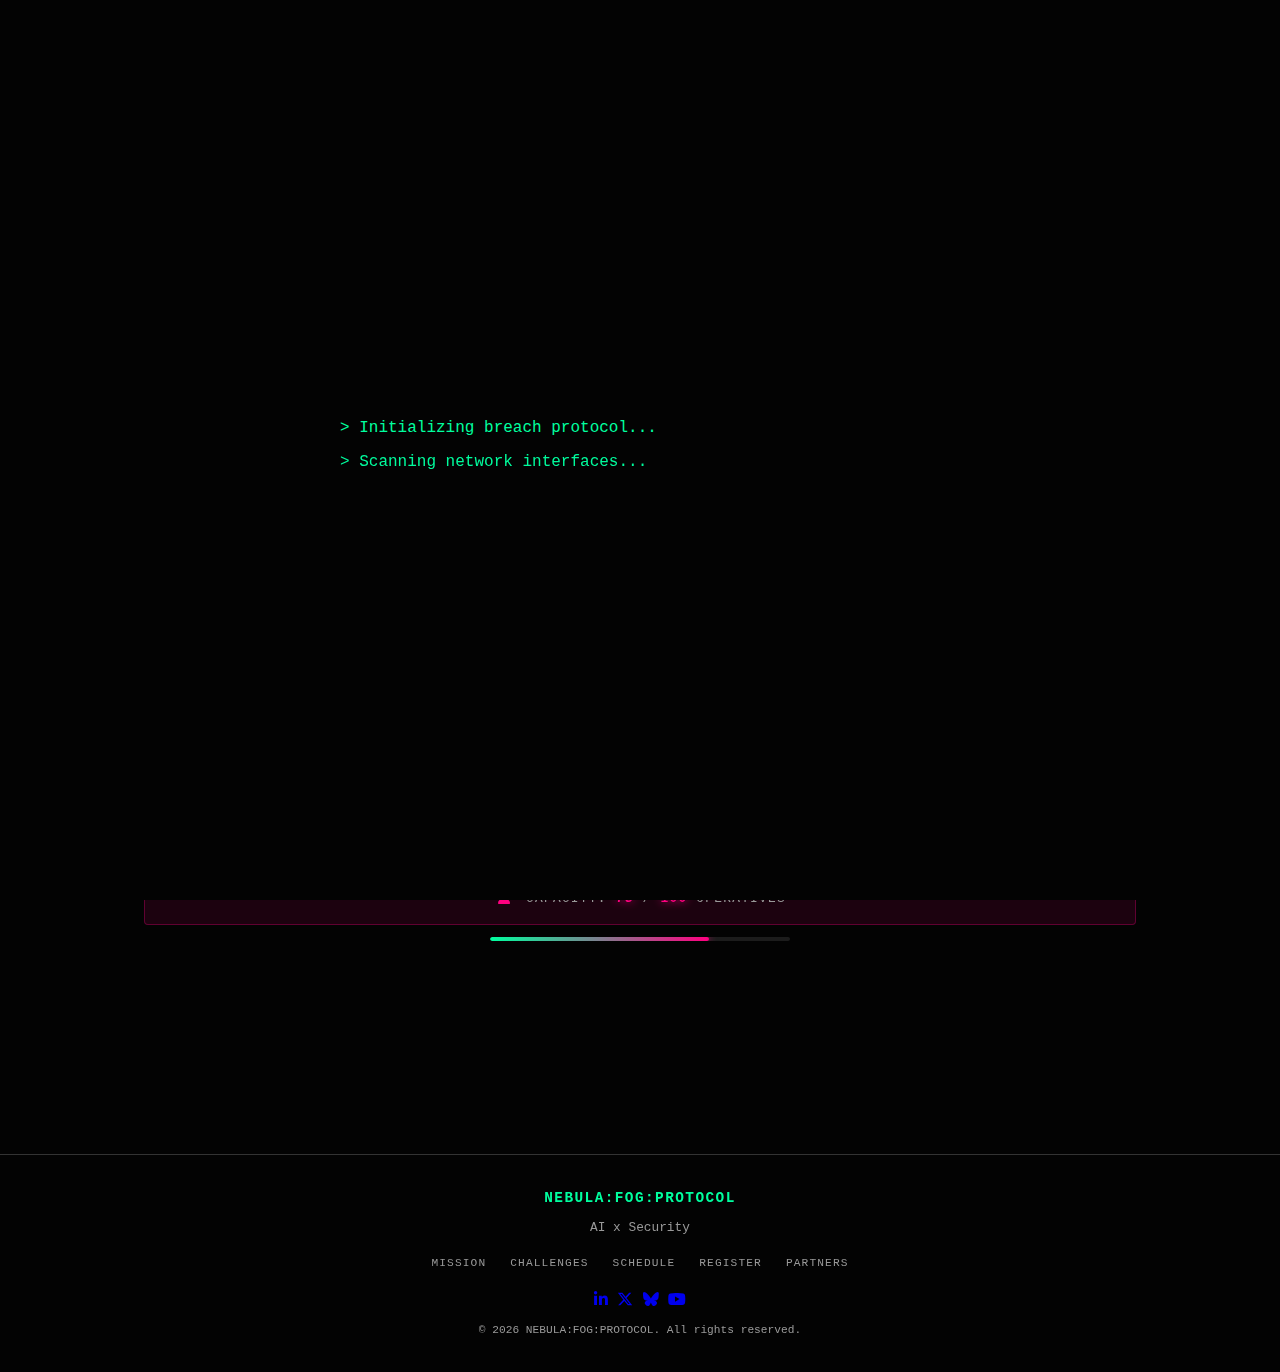
<file: index.html>
<!DOCTYPE html>
<html lang="en">

<head>
    <meta charset="UTF-8">
    <meta name="viewport" content="width=device-width, initial-scale=1.0, viewport-fit=cover, interactive-widget=resizes-visual">
    <title>NEBULA:FOG 2026 | AI x Security Hackathon</title>
    <meta name="description"
        content="Build AI that attacks, defends, or breaks the rules. $5K+ in prizes, 100 builders, everyone demos. San Francisco, March 14, 2026.">

    <!-- Content Security Policy -->
    <meta http-equiv="Content-Security-Policy" content="default-src 'self'; script-src 'self' 'unsafe-inline' https://cdnjs.cloudflare.com https://us-assets.i.posthog.com https://static.cloudflareinsights.com; style-src 'self' 'unsafe-inline' https://fonts.googleapis.com https://cdn.jsdelivr.net; font-src https://fonts.gstatic.com https://cdn.jsdelivr.net; img-src 'self' data:; connect-src 'self' https://us.i.posthog.com https://cloudflareinsights.com;">

    <!-- Open Graph / Social -->
    <meta property="og:type" content="website">
    <meta property="og:title" content="NEBULA:FOG 2026 | AI x Security Hackathon | March 14, SF">
    <meta property="og:description"
        content="Build AI that attacks, defends, or breaks the rules. $5K+ in prizes, 100 builders, everyone demos. San Francisco, March 14, 2026. Register now.">
    <meta property="og:image" content="https://nebulafog.ai/images/og-image.png">
    <meta property="og:image:width" content="1200">
    <meta property="og:image:height" content="630">
    <meta property="og:url" content="https://nebulafog.ai">

    <!-- Twitter -->
    <meta name="twitter:card" content="summary_large_image">
    <meta name="twitter:title" content="NEBULA:FOG 2026 | AI x Security Hackathon | March 14, SF">
    <meta name="twitter:description"
        content="Build AI that attacks, defends, or breaks the rules. $5K+ in prizes, 100 builders, everyone demos. San Francisco, March 14, 2026. Register now.">
    <meta name="twitter:image" content="https://nebulafog.ai/images/og-image.png">

    <!-- Structured Data - Event Schema -->
    <script type="application/ld+json">
    {
        "@context": "https://schema.org",
        "@type": "Event",
        "name": "NEBULA:FOG 2026 - AI x Security Hackathon",
        "description": "Build AI that attacks, defends, or breaks the rules. $5K+ in prizes, 100 builders, everyone demos.",
        "startDate": "2026-03-14T08:30:00-07:00",
        "endDate": "2026-03-14T20:00:00-07:00",
        "eventStatus": "https://schema.org/EventScheduled",
        "eventAttendanceMode": "https://schema.org/OfflineEventAttendanceMode",
        "location": {
            "@type": "Place",
            "name": "FutureHouse",
            "address": {
                "@type": "PostalAddress",
                "streetAddress": "1405 Minnesota St",
                "addressLocality": "San Francisco",
                "addressRegion": "CA",
                "postalCode": "94107",
                "addressCountry": "US"
            }
        },
        "image": "https://nebulafog.ai/images/og-image.png",
        "organizer": {
            "@type": "Organization",
            "name": "NEBULA:FOG",
            "url": "https://nebulafog.ai"
        },
        "offers": {
            "@type": "Offer",
            "url": "https://nebulafog.ai/register.html",
            "price": "0",
            "priceCurrency": "USD",
            "availability": "https://schema.org/LimitedAvailability",
            "validFrom": "2026-01-01"
        },
        "performer": {
            "@type": "Organization",
            "name": "AI x Security Community"
        }
    }
    </script>

    <!-- Structured Data - Organization Schema -->
    <script type="application/ld+json">
    {
        "@context": "https://schema.org",
        "@type": "Organization",
        "name": "NEBULA:FOG",
        "url": "https://nebulafog.ai",
        "logo": "https://nebulafog.ai/images/og-image.png",
        "description": "AI x Security hackathon community in San Francisco.",
        "sameAs": [
            "https://www.youtube.com/@NEBULAFOG"
        ]
    }
    </script>

    <!-- Canonical -->
    <link rel="canonical" href="https://nebulafog.ai/">

    <!-- Theme -->
    <meta name="theme-color" content="#00ff9f">
    <meta name="msapplication-TileColor" content="#030303">

    <!-- Favicon -->
    <link rel="icon" type="image/svg+xml" href="/favicon.svg" id="favicon">

    <!-- DNS prefetch for CDN resources (before blocking resources) -->
    <link rel="dns-prefetch" href="//cdnjs.cloudflare.com">
    <link rel="dns-prefetch" href="//fonts.googleapis.com">
    <link rel="dns-prefetch" href="//fonts.gstatic.com">

    <!-- Preload GSAP (splash animation depends on it) -->
    <link rel="preload" href="https://cdnjs.cloudflare.com/ajax/libs/gsap/3.12.5/gsap.min.js" as="script">

    <!-- Analytics - PostHog -->
    <script src="/posthog-init.js"></script>

    <!-- Preload critical fonts -->
    <link rel="preconnect" href="https://fonts.googleapis.com">
    <link rel="preconnect" href="https://fonts.gstatic.com" crossorigin>
    <link href="https://fonts.googleapis.com/css2?family=JetBrains+Mono:wght@400;500;700&family=Space+Grotesk:wght@400;500;700&display=swap" rel="stylesheet" media="print" onload="this.media='all'">
    <noscript><link href="https://fonts.googleapis.com/css2?family=JetBrains+Mono:wght@400;500;700&family=Space+Grotesk:wght@400;500;700&display=swap" rel="stylesheet"></noscript>

    <!-- Font Awesome (async to avoid render-blocking) -->
    <link rel="stylesheet" href="https://cdn.jsdelivr.net/npm/@fortawesome/fontawesome-free@6.5.1/css/all.min.css" media="print" onload="this.media='all'">
    <noscript><link rel="stylesheet" href="https://cdn.jsdelivr.net/npm/@fortawesome/fontawesome-free@6.5.1/css/all.min.css"></noscript>

    <!-- GSAP for animations -->
    <script defer src="https://cdnjs.cloudflare.com/ajax/libs/gsap/3.12.5/gsap.min.js"></script>

    <style>
        /* ========================================
           CSS CUSTOM PROPERTIES
           ======================================== */
        :root {
            /* Core Colors - Standardized across all pages */
            --color-bg: #030303;
            --color-bg-elevated: #0a0a0a;
            --color-primary: #00ff9f;
            --color-secondary: #ff0080;
            --color-accent: #0ff;
            --color-warning: #ff3d00;
            --color-text: #ffffff;
            --color-text-muted: #999999;
            --color-text-dim: #333333;
            /* Status Colors */
            --color-error: #ff4444;
            --color-success: #00ff9f;
            /* Track Colors */
            --color-track-red: #ff4444;
            --color-track-blue: #4488ff;
            --color-track-cyan: #0ff;
            --color-track-purple: #aa44ff;
            /* Typography */
            --font-mono: 'JetBrains Mono', 'SF Mono', 'Consolas', monospace;
            --font-display: 'Space Grotesk', system-ui, sans-serif;
            /* Animation */
            --ease-out-expo: cubic-bezier(0.16, 1, 0.3, 1);
            --ease-out-back: cubic-bezier(0.34, 1.56, 0.64, 1);
        }

        /* ========================================
           RESET & BASE
           ======================================== */
        *,
        *::before,
        *::after {
            margin: 0;
            padding: 0;
            box-sizing: border-box;
        }

        /* ========================================
           PAGE TRANSITIONS
           ======================================== */
        .page-transition-overlay {
            position: fixed;
            inset: 0;
            background: var(--color-bg);
            z-index: 10000;
            pointer-events: none;
            opacity: 0;
            transition: opacity 0.3s ease-out;
        }

        .page-transition-overlay.fade-out {
            opacity: 1;
            pointer-events: all;
        }

        /* Fade in on page load */
        body {
            animation: pageEnter 0.4s ease-out;
        }

        @keyframes pageEnter {
            from {
                opacity: 0;
            }
            to {
                opacity: 1;
            }
        }

        @media (prefers-reduced-motion: reduce) {
            .page-transition-overlay {
                transition: none;
            }
            body {
                animation: none;
            }
        }

        html {
            font-size: 16px;
        }

        body {
            font-family: var(--font-mono);
            background: var(--color-bg);
            color: var(--color-text);
            line-height: 1.6;
            overflow-x: hidden;
            cursor: none;
            -webkit-font-smoothing: antialiased;
            min-height: 100vh;
        }

        ::selection {
            background: var(--color-primary);
            color: var(--color-bg);
        }

        /* ========================================
           CUSTOM CURSOR
           ======================================== */
        .cursor {
            position: fixed;
            pointer-events: none;
            z-index: 99999;
            mix-blend-mode: difference;
            left: -100px;
            top: -100px;
        }

        .cursor-dot {
            width: 8px;
            height: 8px;
            background: var(--color-primary);
            border-radius: 50%;
        }

        .cursor-ring {
            width: 40px;
            height: 40px;
            border: 1px solid var(--color-primary);
            border-radius: 50%;
            transition: width 0.15s var(--ease-out-expo), height 0.15s var(--ease-out-expo), border-color 0.15s var(--ease-out-expo);
        }

        .cursor-ring.hover {
            width: 60px;
            height: 60px;
            border-color: var(--color-secondary);
        }

        /* ========================================
           BREACH SEQUENCE OVERLAY
           ======================================== */
        .breach-overlay {
            position: fixed;
            inset: 0;
            background: var(--color-bg);
            z-index: 10000;
            display: flex;
            align-items: center;
            justify-content: center;
            flex-direction: column;
        }

        .breach-overlay.complete {
            pointer-events: none;
        }

        .breach-terminal {
            font-family: var(--font-mono);
            font-size: clamp(12px, 2vw, 16px);
            color: var(--color-primary);
            text-align: left;
            max-width: 600px;
            width: 90%;
        }

        .breach-line {
            opacity: 0;
            transform: translateY(10px);
            margin-bottom: 0.5em;
            white-space: nowrap;
            overflow: hidden;
        }

        .breach-line.error {
            color: var(--color-warning);
        }

        .breach-line.success {
            color: var(--color-primary);
        }

        .breach-line .blink {
            animation: blink 0.5s infinite;
        }

        .access-granted {
            position: fixed;
            inset: 0;
            display: flex;
            align-items: center;
            justify-content: center;
            background: var(--color-bg);
            opacity: 0;
            z-index: 10001;
        }

        .access-granted h1 {
            font-family: var(--font-mono);
            font-size: clamp(24px, 8vw, 80px);
            font-weight: 700;
            color: var(--color-primary);
            text-shadow:
                0 0 20px var(--color-primary),
                0 0 40px var(--color-primary),
                0 0 80px var(--color-primary);
            letter-spacing: 0.2em;
        }

        @keyframes blink {
            0%, 50% { opacity: 1; }
            51%, 100% { opacity: 0; }
        }

        /* ========================================
           SCANLINES & CRT EFFECTS
           ======================================== */
        .scanlines {
            position: fixed;
            inset: 0;
            pointer-events: none;
            z-index: 9999;
            background: repeating-linear-gradient(0deg,
                    transparent,
                    transparent 2px,
                    rgba(0, 0, 0, 0.1) 2px,
                    rgba(0, 0, 0, 0.1) 4px);
            opacity: 0.15;
        }

        .noise {
            position: fixed;
            inset: 0;
            pointer-events: none;
            z-index: 9998;
            opacity: 0.03;
            background-image: url("data:image/svg+xml,%3Csvg viewBox='0 0 200 200' xmlns='http://www.w3.org/2000/svg'%3E%3Cfilter id='noise'%3E%3CfeTurbulence type='fractalNoise' baseFrequency='0.9' numOctaves='4' stitchTiles='stitch'/%3E%3C/filter%3E%3Crect width='100%25' height='100%25' filter='url(%23noise)'/%3E%3C/svg%3E");
        }

        /* ========================================
           GRID BACKGROUND
           ======================================== */
        .grid-bg {
            position: fixed;
            inset: 0;
            pointer-events: none;
            z-index: -1;
            background-image:
                linear-gradient(rgba(0, 255, 159, 0.03) 1px, transparent 1px),
                linear-gradient(90deg, rgba(0, 255, 159, 0.03) 1px, transparent 1px);
            background-size: 50px 50px;
            mask-image: radial-gradient(ellipse at center, black 0%, transparent 70%);
        }

        /* ========================================
           PARTICLES CANVAS
           ======================================== */
        .particles-canvas {
            position: fixed;
            inset: 0;
            width: 100%;
            height: 100%;
            pointer-events: none;
            z-index: 1;
            will-change: transform;
            transform: translateZ(0);
        }

        /* ========================================
           SPLASH CONTENT
           ======================================== */
        .splash {
            min-height: 100vh;
            display: flex;
            flex-direction: column;
            align-items: center;
            justify-content: center;
            padding: 2rem;
            position: relative;
            z-index: 10;
        }

        .splash-content {
            text-align: center;
        }

        .splash-brand {
            font-family: var(--font-mono);
            font-size: clamp(1rem, 3vw, 1.5rem);
            color: var(--color-primary);
            letter-spacing: 0.3em;
            margin-bottom: 0.5rem;
            text-shadow: 0 0 20px var(--color-primary);
        }

        .splash-title {
            font-family: var(--font-mono);
            font-size: clamp(1.5rem, 8vw, 5rem);
            font-weight: 700;
            line-height: 1.1;
            letter-spacing: 0.02em;
            margin-bottom: 2rem;
            position: relative;
        }

        .splash-title .char {
            display: inline-block;
        }

        /* Glitch effect */
        .glitch-text {
            position: relative;
            animation: glitch-skew 4s infinite linear alternate-reverse;
        }

        @keyframes glitch-skew {
            0%, 97%, 100% {
                text-shadow:
                    -2px 0 var(--color-secondary),
                    2px 0 var(--color-accent);
            }
            98% {
                text-shadow:
                    4px 0 var(--color-secondary),
                    -4px 0 var(--color-accent);
                transform: skew(-0.5deg);
            }
            99% {
                text-shadow:
                    -3px 0 var(--color-secondary),
                    3px 0 var(--color-accent);
                transform: skew(0.5deg);
            }
        }

        .splash-date {
            font-family: var(--font-mono);
            font-size: clamp(1.5rem, 5vw, 3rem);
            color: var(--color-secondary);
            letter-spacing: 0.2em;
            margin-bottom: 4rem;
            opacity: 0;
            text-shadow: 0 0 20px var(--color-secondary);
        }

        .splash-links {
            display: flex;
            flex-direction: column;
            align-items: center;
            gap: 1.5rem;
            opacity: 0;
        }

        .splash-link {
            display: inline-flex;
            align-items: center;
            justify-content: center;
            gap: 0.75rem;
            padding: 1rem 2rem;
            background: rgba(0, 255, 159, 0);
            border: 1px solid var(--color-text-dim);
            color: var(--color-text-muted);
            font-family: var(--font-mono);
            font-size: 0.9rem;
            letter-spacing: 0.1em;
            text-transform: uppercase;
            text-decoration: none;
            cursor: pointer;
            position: relative;
            transition: all 0.3s ease;
            z-index: 100;
        }

        .splash-link:hover,
        .splash-link:focus {
            background: var(--color-primary);
            color: var(--color-bg);
            border-color: var(--color-primary);
            box-shadow: 0 0 30px rgba(0, 255, 159, 0.5);
        }

        .splash-link:active {
            transform: scale(0.98);
        }

        .splash-link i {
            font-size: 1.2rem;
            transition: transform 0.3s var(--ease-out-back);
        }

        .splash-link:hover i {
            transform: scale(1.1);
        }

        /* ========================================
           HERO CTA BUTTONS
           ======================================== */
        .hero-cta-container {
            display: flex;
            flex-direction: row;
            gap: 1.5rem;
            margin-top: 3rem;
            opacity: 0;
            align-items: stretch;
            justify-content: center;
        }

        /* Primary CTA - Register Now */
        .hero-cta-primary {
            display: inline-flex;
            align-items: center;
            gap: 0.75rem;
            padding: 1.25rem 2.5rem;
            background: linear-gradient(135deg, var(--color-primary) 0%, #00cc7f 100%);
            border: 2px solid var(--color-primary);
            border-radius: 8px;
            text-decoration: none;
            font-family: var(--font-mono);
            font-size: 1.1rem;
            font-weight: 700;
            color: #030303;
            letter-spacing: 0.05em;
            text-transform: uppercase;
            transition: all 0.3s var(--ease-out-expo);
            position: relative;
            overflow: hidden;
            box-shadow: 0 0 30px rgba(0, 255, 159, 0.3),
                        inset 0 0 20px rgba(255, 255, 255, 0.1);
        }

        .hero-cta-primary::before {
            content: '';
            position: absolute;
            top: 0;
            left: -100%;
            width: 100%;
            height: 100%;
            background: linear-gradient(90deg,
                transparent,
                rgba(255, 255, 255, 0.3),
                transparent);
            transition: left 0.5s ease;
        }

        .hero-cta-primary:hover::before {
            left: 100%;
        }

        .hero-cta-primary:hover {
            transform: translateY(-3px) scale(1.02);
            box-shadow: 0 0 50px rgba(0, 255, 159, 0.5),
                        0 10px 40px rgba(0, 255, 159, 0.3),
                        inset 0 0 20px rgba(255, 255, 255, 0.2);
        }

        .hero-cta-primary i {
            font-size: 1rem;
            transition: transform 0.3s var(--ease-out-back);
        }

        .hero-cta-primary:hover i {
            transform: translateX(3px);
        }

        /* Secondary CTA - See Highlights (formerly about-cta) */
        .about-cta {
            opacity: 1;
        }

        .about-cta-link {
            display: inline-flex;
            flex-direction: column;
            align-items: center;
            gap: 0.5rem;
            padding: 1.5rem 3rem;
            background: rgba(10, 10, 10, 0.8);
            border: 1px solid var(--color-text-dim);
            border-radius: 12px;
            text-decoration: none;
            transition: all 0.4s var(--ease-out-expo);
            position: relative;
            overflow: hidden;
        }

        .about-cta-link::before {
            content: '';
            position: absolute;
            top: 0;
            left: 0;
            right: 0;
            height: 2px;
            background: linear-gradient(90deg,
                transparent,
                var(--color-primary),
                var(--color-secondary),
                transparent);
            opacity: 0;
            transition: opacity 0.3s ease;
        }

        .about-cta-link:hover::before {
            opacity: 1;
        }

        .about-cta-link:hover {
            border-color: var(--color-primary);
            transform: translateY(-2px);
            box-shadow: 0 10px 40px rgba(0, 255, 159, 0.15);
        }

        .about-cta-text {
            font-family: var(--font-mono);
            font-size: 1rem;
            color: var(--color-text);
            letter-spacing: 0.05em;
        }

        .about-cta-subtext {
            font-family: var(--font-mono);
            font-size: 0.7rem;
            color: var(--color-text-muted);
            letter-spacing: 0.1em;
        }

        .about-cta-link i {
            color: var(--color-primary);
            font-size: 1rem;
            margin-top: 0.5rem;
            transition: transform 0.3s var(--ease-out-back);
        }

        .about-cta-link:hover i {
            transform: translateX(5px);
        }

        /* PREVIEW SECTIONS - REMOVED, styles kept for reference
           ======================================== */
        /* .preview-sections {
            display: flex;
            flex-direction: column;
            gap: 3rem;
            width: 100%;
            max-width: 900px;
            margin: 0 auto;
            opacity: 0;
        }

        .preview-section {
            background: rgba(10, 10, 10, 0.8);
            border: 1px solid var(--color-text-dim);
            border-radius: 12px;
            overflow: hidden;
            position: relative;
        }

        .preview-section::before {
            content: '';
            position: absolute;
            top: 0;
            left: 0;
            right: 0;
            height: 2px;
            background: linear-gradient(90deg,
                transparent,
                var(--color-primary),
                var(--color-secondary),
                transparent);
            opacity: 0;
            transition: opacity 0.3s ease;
        }

        .preview-section:hover::before {
            opacity: 1;
        }

        .preview-header {
            display: flex;
            align-items: center;
            justify-content: space-between;
            padding: 1rem 1.5rem;
            border-bottom: 1px solid var(--color-text-dim);
            background: rgba(0, 0, 0, 0.3);
        }

        .preview-title {
            display: flex;
            align-items: center;
            gap: 0.75rem;
            font-family: var(--font-mono);
            font-size: 0.85rem;
            color: var(--color-text);
            letter-spacing: 0.1em;
            text-transform: uppercase;
        }

        .preview-title i {
            color: var(--color-primary);
            font-size: 1.1rem;
        }

        .preview-link {
            font-family: var(--font-mono);
            font-size: 0.7rem;
            color: var(--color-text-muted);
            text-decoration: none;
            padding: 0.4rem 0.8rem;
            border: 1px solid var(--color-text-dim);
            border-radius: 4px;
            transition: all 0.3s ease;
            display: flex;
            align-items: center;
            gap: 0.5rem;
        }

        .preview-link:hover {
            color: var(--color-primary);
            border-color: var(--color-primary);
            background: rgba(0, 255, 159, 0.1);
        }

        .preview-grid {
            display: grid;
            grid-template-columns: repeat(4, 1fr);
            gap: 0.5rem;
            padding: 1rem;
        }

        .preview-item {
            aspect-ratio: 16/10;
            background: rgba(30, 30, 30, 0.8);
            border: 1px solid var(--color-text-dim);
            border-radius: 6px;
            overflow: hidden;
            position: relative;
            cursor: pointer;
            opacity: 0;
            transform: translateY(20px) scale(0.95);
        }

        .preview-item::before {
            content: '';
            position: absolute;
            inset: 0;
            background: linear-gradient(135deg,
                rgba(0, 255, 159, 0.1) 0%,
                transparent 50%,
                rgba(255, 0, 128, 0.1) 100%);
            opacity: 0;
            transition: opacity 0.3s ease;
        }

        .preview-item:hover::before {
            opacity: 1;
        }

        .preview-item:hover {
            border-color: var(--color-primary);
            box-shadow: 0 0 20px rgba(0, 255, 159, 0.2);
        }

        .preview-thumbnail {
            width: 100%;
            height: 100%;
            object-fit: cover;
            transition: transform 0.5s ease;
        }

        .preview-item:hover .preview-thumbnail {
            transform: scale(1.05);
        }

        .preview-placeholder {
            width: 100%;
            height: 100%;
            display: flex;
            align-items: center;
            justify-content: center;
            background: linear-gradient(135deg,
                rgba(0, 255, 159, 0.05) 0%,
                rgba(10, 10, 10, 1) 50%,
                rgba(255, 0, 128, 0.05) 100%);
        }

        .preview-placeholder i {
            font-size: 1.5rem;
            color: var(--color-text-dim);
            transition: all 0.3s ease;
        }

        .preview-item:hover .preview-placeholder i {
            color: var(--color-primary);
            transform: scale(1.2);
        }

        /* Video preview specific */
        .preview-video-item {
            aspect-ratio: 16/9;
        }

        .preview-video-item .play-overlay {
            position: absolute;
            inset: 0;
            display: flex;
            align-items: center;
            justify-content: center;
            background: rgba(0, 0, 0, 0.4);
            opacity: 0;
            transition: opacity 0.3s ease;
        }

        .preview-video-item:hover .play-overlay {
            opacity: 1;
        }

        .play-overlay i {
            font-size: 2.5rem;
            color: var(--color-primary);
            text-shadow: 0 0 20px var(--color-primary);
            transform: scale(0.8);
            transition: transform 0.3s var(--ease-out-back);
        }

        .preview-video-item:hover .play-overlay i {
            transform: scale(1);
        }

        .preview-video-grid {
            display: grid;
            grid-template-columns: repeat(2, 1fr);
            gap: 0.75rem;
            padding: 1rem;
        }

        .preview-label {
            position: absolute;
            bottom: 0;
            left: 0;
            right: 0;
            padding: 0.5rem;
            background: linear-gradient(transparent, rgba(0, 0, 0, 0.9));
            font-family: var(--font-mono);
            font-size: 0.65rem;
            color: var(--color-text-muted);
            text-align: center;
            opacity: 0;
            transform: translateY(10px);
            transition: all 0.3s ease;
        }

        .preview-item:hover .preview-label {
            opacity: 1;
            transform: translateY(0);
        } */

        /* ========================================
           COUNTDOWN TIMER
           ======================================== */
        .countdown-section {
            margin-bottom: 3rem;
            opacity: 0;
        }

        .countdown-grid {
            display: flex;
            align-items: center;
            justify-content: center;
            gap: 0.5rem;
        }

        .countdown-item {
            display: flex;
            flex-direction: column;
            align-items: center;
            min-width: 60px;
        }

        .countdown-value {
            font-family: var(--font-mono);
            font-size: clamp(1.5rem, 5vw, 3rem);
            font-weight: 700;
            color: var(--color-primary);
            text-shadow: 0 0 20px var(--color-primary);
            line-height: 1;
        }

        .countdown-label {
            font-family: var(--font-mono);
            font-size: 0.65rem;
            color: var(--color-text-muted);
            letter-spacing: 0.15em;
            margin-top: 0.25rem;
        }

        .countdown-separator {
            font-family: var(--font-mono);
            font-size: clamp(1.5rem, 5vw, 3rem);
            color: var(--color-text-dim);
            animation: separatorPulse 1s ease-in-out infinite;
        }

        @keyframes separatorPulse {
            0%, 100% { opacity: 1; }
            50% { opacity: 0.3; }
        }

        .attendee-cap {
            display: flex;
            align-items: center;
            justify-content: center;
            gap: 0.75rem;
            margin-top: 1.5rem;
            padding: 0.75rem 1.5rem;
            background: rgba(255, 0, 128, 0.1);
            border: 1px solid rgba(255, 0, 128, 0.3);
            border-radius: 4px;
        }

        .cap-icon {
            color: var(--color-secondary);
            font-size: 1rem;
        }

        .cap-text {
            font-family: var(--font-mono);
            font-size: 0.8rem;
            color: var(--color-text-muted);
            letter-spacing: 0.1em;
        }

        .cap-number {
            color: var(--color-secondary);
            font-weight: 700;
            text-shadow: 0 0 10px var(--color-secondary);
        }

        .capacity-bar {
            width: 100%;
            max-width: 300px;
            height: 4px;
            background: rgba(255, 255, 255, 0.1);
            border-radius: 2px;
            margin: 0.75rem auto 0;
            overflow: hidden;
        }

        .capacity-fill {
            height: 100%;
            background: linear-gradient(90deg, var(--color-primary), var(--color-secondary));
            border-radius: 2px;
            transition: width 1.5s var(--ease-out-expo);
            box-shadow: 0 0 8px var(--color-secondary);
        }

        /* ─── Sticky Register CTA ─────────────────── */
        .sticky-register {
            position: fixed;
            bottom: 1.25rem;
            right: 1.25rem;
            display: flex;
            align-items: center;
            gap: 0.75rem;
            padding: 0.875rem 1.5rem;
            background: linear-gradient(135deg, var(--color-primary), #00cc7f);
            color: var(--color-bg);
            font-family: var(--font-mono);
            font-size: 0.85rem;
            font-weight: 700;
            letter-spacing: 0.05em;
            text-decoration: none;
            border-radius: 4px;
            box-shadow: 0 4px 20px rgba(0, 255, 159, 0.3);
            z-index: 9999;
            opacity: 0;
            transform: translateY(20px);
            transition: opacity 0.4s ease, transform 0.4s ease, box-shadow 0.2s ease;
            pointer-events: none;
        }

        .sticky-register.visible {
            opacity: 1;
            transform: translateY(0);
            pointer-events: auto;
        }

        .sticky-register:hover {
            box-shadow: 0 4px 30px rgba(0, 255, 159, 0.5);
        }

        .sticky-register .cta-badge {
            background: rgba(0, 0, 0, 0.2);
            padding: 0.2rem 0.5rem;
            border-radius: 3px;
            font-size: 0.7rem;
            font-weight: 500;
        }

        @media (max-width: 768px) {
            .sticky-register {
                bottom: 5rem;
                right: 1rem;
                left: 1rem;
                justify-content: center;
                font-size: 0.8rem;
            }
        }

        /* ========================================
           AGENTIC TERMINAL
           ======================================== */
        .agent-terminal-section {
            padding: 2rem 0;
            position: relative;
            z-index: 10;
            display: flex;
            justify-content: center;
            width: 100%;
            max-width: 800px;
            margin: 0 auto;
        }

        .agent-terminal {
            width: 100%;
            max-width: 800px;
            background: rgba(10, 10, 10, 0.95);
            border: 1px solid var(--color-text-dim);
            border-radius: 8px;
            overflow: hidden;
            box-shadow:
                0 0 40px rgba(0, 255, 159, 0.1),
                inset 0 0 60px rgba(0, 0, 0, 0.5);
            opacity: 0;
            transform: translateY(20px);
        }

        .terminal-header {
            display: flex;
            align-items: center;
            justify-content: space-between;
            padding: 0.75rem 1rem;
            background: rgba(0, 0, 0, 0.5);
            border-bottom: 1px solid var(--color-text-dim);
        }

        .terminal-dots {
            display: flex;
            gap: 6px;
        }

        .terminal-dots .dot {
            width: 12px;
            height: 12px;
            border-radius: 50%;
        }

        .terminal-dots .dot.red { background: #ff5f56; }
        .terminal-dots .dot.yellow { background: #ffbd2e; }
        .terminal-dots .dot.green { background: #27ca40; }

        .terminal-title {
            font-family: var(--font-mono);
            font-size: 0.75rem;
            color: var(--color-text-muted);
            letter-spacing: 0.1em;
        }

        .terminal-status {
            display: flex;
            align-items: center;
            gap: 0.5rem;
        }

        .status-indicator {
            width: 8px;
            height: 8px;
            border-radius: 50%;
            background: var(--color-primary);
            animation: statusPulse 2s ease-in-out infinite;
        }

        @keyframes statusPulse {
            0%, 100% {
                opacity: 1;
                box-shadow: 0 0 10px var(--color-primary);
            }
            50% {
                opacity: 0.5;
                box-shadow: 0 0 5px var(--color-primary);
            }
        }

        .status-text {
            font-family: var(--font-mono);
            font-size: 0.65rem;
            color: var(--color-primary);
            letter-spacing: 0.1em;
        }

        .terminal-body {
            padding: 1.5rem;
            height: 280px;
            display: flex;
            flex-direction: column;
        }

        .terminal-output {
            flex: 1;
            overflow-y: auto;
            max-height: 100%;
            font-family: var(--font-mono);
            font-size: 0.85rem;
            line-height: 1.6;
            scrollbar-width: thin;
            scrollbar-color: var(--color-text-dim) transparent;
        }

        .terminal-output::-webkit-scrollbar {
            width: 6px;
        }

        .terminal-output::-webkit-scrollbar-track {
            background: transparent;
        }

        .terminal-output::-webkit-scrollbar-thumb {
            background: var(--color-text-dim);
            border-radius: 3px;
        }

        .terminal-line {
            margin-bottom: 0.5rem;
            opacity: 0;
            transform: translateY(5px);
        }

        .terminal-line.visible {
            opacity: 1;
            transform: translateY(0);
            transition: opacity 0.3s ease, transform 0.3s ease;
        }

        .terminal-line.agent-thinking {
            color: var(--color-text-muted);
        }

        .terminal-line.agent-action {
            color: var(--color-accent);
        }

        .terminal-line.agent-output {
            color: var(--color-text);
        }

        .terminal-line.agent-highlight {
            color: var(--color-primary);
        }

        .terminal-line.agent-secondary {
            color: var(--color-secondary);
        }

        .terminal-line .prefix {
            color: var(--color-text-dim);
            margin-right: 0.5rem;
        }

        .terminal-line .tool-call {
            color: var(--color-accent);
            background: rgba(0, 255, 255, 0.1);
            padding: 0.1rem 0.3rem;
            border-radius: 3px;
        }

        .terminal-line .value {
            color: var(--color-secondary);
        }

        .terminal-line .success {
            color: var(--color-primary);
        }

        .typing-cursor {
            display: inline-block;
            width: 8px;
            height: 1em;
            background: var(--color-primary);
            margin-left: 2px;
            animation: cursorBlink 0.8s step-end infinite;
            vertical-align: text-bottom;
        }

        @keyframes cursorBlink {
            0%, 50% { opacity: 1; }
            51%, 100% { opacity: 0; }
        }

        .terminal-input-area {
            display: flex;
            align-items: center;
            padding-top: 1rem;
            border-top: 1px solid var(--color-text-dim);
            margin-top: 1rem;
            opacity: 0.5;
            transition: opacity 0.3s ease;
        }

        .terminal-input-area.active {
            opacity: 1;
        }

        .terminal-prompt {
            color: var(--color-primary);
            font-family: var(--font-mono);
            font-size: 0.9rem;
            margin-right: 0.5rem;
        }

        .terminal-input {
            flex: 1;
            background: transparent;
            border: none;
            outline: none;
            color: var(--color-text);
            font-family: var(--font-mono);
            font-size: 0.85rem;
            caret-color: var(--color-primary);
        }

        .terminal-input::placeholder {
            color: var(--color-text-dim);
        }

        .terminal-cursor {
            display: none;
        }

        .terminal-hint {
            display: flex;
            align-items: center;
            justify-content: center;
            gap: 0.5rem;
            padding: 0.75rem;
            background: rgba(0, 255, 159, 0.05);
            border-top: 1px solid var(--color-text-dim);
            font-family: var(--font-mono);
            font-size: 0.7rem;
            color: var(--color-text-dim);
            transition: opacity 0.3s ease;
        }

        .terminal-hint i {
            color: var(--color-primary);
        }

        .terminal-hint.hidden {
            opacity: 0;
            pointer-events: none;
        }

        /* Agent task block styling */
        .agent-task-block {
            background: rgba(0, 255, 159, 0.05);
            border-left: 2px solid var(--color-primary);
            padding: 0.5rem 0.75rem;
            margin: 0.5rem 0;
            border-radius: 0 4px 4px 0;
        }

        .agent-task-block .task-header {
            font-size: 0.75rem;
            color: var(--color-text-muted);
            margin-bottom: 0.25rem;
        }

        .agent-task-block .task-content {
            color: var(--color-text);
        }

        /* User input echo */
        .user-input-line {
            color: var(--color-text);
        }

        .user-input-line .prompt-symbol {
            color: var(--color-secondary);
            margin-right: 0.5rem;
        }

        /* ========================================
           FOOTER
           ======================================== */
        .footer {
            padding: 2rem 5vw;
            display: flex;
            flex-direction: column;
            align-items: center;
            gap: 0.5rem;
            border-top: 1px solid var(--color-text-dim);
            position: relative;
            z-index: 10;
        }

        .footer-logo {
            font-weight: 700;
            color: var(--color-primary);
            letter-spacing: 0.1em;
            font-size: 0.9rem;
        }

        .footer-text {
            color: var(--color-text-muted);
            font-size: 0.8rem;
            margin: 0;
        }

        .footer-copyright {
            color: var(--color-text-muted);
            font-size: 0.7rem;
            margin: 0;
        }

        .footer-links {
            display: flex;
            justify-content: center;
            gap: 1.5rem;
            flex-wrap: wrap;
            margin: 0.5rem 0;
        }

        .footer-links a {
            color: var(--color-text-muted);
            font-size: 0.7rem;
            letter-spacing: 0.1em;
            text-decoration: none;
            transition: color 0.3s ease;
        }

        .footer-links a:hover {
            color: var(--color-primary);
        }

        /* ========================================
           RESPONSIVE
           ======================================== */
        @media (max-width: 768px) {
            body {
                cursor: auto;
            }

            .cursor,
            .cursor-dot,
            .cursor-ring {
                display: none;
            }

            .scanlines {
                opacity: 0.08;
            }

            .noise {
                opacity: 0.015;
            }

            .grid-bg {
                background-size: 30px 30px;
                opacity: 0.8;
            }

            .splash-title {
                font-size: 1.1rem;
                letter-spacing: -0.03em;
                white-space: nowrap;
            }

            .splash-title .char {
                margin: 0 -0.5px;
            }

            .breach-line {
                white-space: normal;
                word-break: break-word;
            }

            .particles-canvas {
                opacity: 0.7;
            }

            .splash-links {
                width: 100%;
                padding: 0 1rem;
            }

            .splash-link {
                width: 100%;
                justify-content: center;
            }

            /* Mobile ambient glow effect */
            .splash-content::before {
                content: '';
                position: fixed;
                top: 50%;
                left: 50%;
                width: 150vw;
                height: 150vh;
                transform: translate(-50%, -50%);
                background: radial-gradient(ellipse at center,
                    rgba(0, 255, 159, 0.08) 0%,
                    rgba(255, 0, 128, 0.05) 30%,
                    transparent 60%);
                pointer-events: none;
                z-index: -1;
                animation: ambientPulse 8s ease-in-out infinite;
            }

            @keyframes ambientPulse {
                0%, 100% { opacity: 0.5; transform: translate(-50%, -50%) scale(1); }
                50% { opacity: 1; transform: translate(-50%, -50%) scale(1.1); }
            }

            /* Mobile countdown */
            .countdown-grid {
                gap: 0.25rem;
            }

            .countdown-item {
                min-width: 45px;
            }

            .countdown-value {
                font-size: 1.25rem;
            }

            .countdown-separator {
                font-size: 1.25rem;
            }

            .attendee-cap {
                flex-direction: column;
                gap: 0.25rem;
                padding: 0.5rem 1rem;
            }

            .cap-text {
                font-size: 0.7rem;
            }

            /* Mobile terminal */
            .agent-terminal-section {
                padding: 1rem 1rem 3rem;
                max-width: 100vw;
                overflow: hidden;
                box-sizing: border-box;
            }

            .agent-terminal {
                border-radius: 6px;
                max-width: 100%;
                overflow: hidden;
                box-sizing: border-box;
            }

            .terminal-header {
                padding: 0.5rem 0.75rem;
            }

            .terminal-dots .dot {
                width: 8px;
                height: 8px;
            }

            .terminal-title {
                font-size: 0.65rem;
            }

            .terminal-status {
                display: none;
            }

            .terminal-body {
                padding: 1rem;
                height: 250px;
                overflow: hidden;
            }

            /* Prevent terminal resize when keyboard appears */
            .agent-terminal {
                position: relative;
                transform: translateZ(0);
            }

            .terminal-output {
                font-size: 0.75rem;
                overflow-x: hidden;
                word-break: break-word;
            }

            .terminal-input {
                font-size: 16px;
            }

            .terminal-hint {
                font-size: 0.6rem;
            }

            /* Mobile hero CTAs */
            .hero-cta-container {
                flex-direction: column;
                gap: 1rem;
                align-items: center;
            }

            .hero-cta-primary {
                width: 100%;
                max-width: 280px;
                justify-content: center;
                padding: 1rem 2rem;
                font-size: 1rem;
            }

            .about-cta-link {
                padding: 1.25rem 2rem;
            }

            .about-cta-text {
                font-size: 0.9rem;
            }

            .about-cta-subtext {
                font-size: 0.65rem;
            }

            /* Mobile footer */
            .footer-links {
                gap: 0.75rem 1rem;
            }

            .footer-links a {
                font-size: 0.6rem;
            }
        }

        /* ========================================
           REDUCED MOTION
           ======================================== */
        @media (prefers-reduced-motion: reduce) {
            *,
            *::before,
            *::after {
                animation-duration: 0.01ms !important;
                animation-iteration-count: 1 !important;
                transition-duration: 0.01ms !important;
            }

            .breach-overlay {
                display: none;
            }

            .splash-content,
            .splash-date,
            .splash-links {
                opacity: 1 !important;
                transform: none !important;
            }

            .splash-title .char {
                opacity: 1 !important;
                transform: none !important;
            }
        }
    </style>
</head>

<body>
    <!-- Page Transition Overlay -->
    <div class="page-transition-overlay" id="page-transition"></div>

    <!-- Cursor -->
    <div class="cursor cursor-dot"></div>
    <div class="cursor cursor-ring"></div>

    <!-- Visual Effects -->
    <div class="scanlines"></div>
    <div class="noise"></div>
    <div class="grid-bg"></div>
    <canvas class="particles-canvas" id="particles" aria-hidden="true"></canvas>

    <!-- Sticky Register CTA (appears on scroll) -->
    <a href="register.html" class="sticky-register" id="sticky-register-cta">
        REGISTER NOW <span class="cta-badge" id="sticky-days-left"></span>
    </a>

    <!-- Breach Sequence Overlay -->
    <div class="breach-overlay" id="breach-overlay">
        <div class="breach-terminal" id="breach-terminal">
            <!-- Lines will be added dynamically -->
        </div>
    </div>

    <!-- Access Granted Flash -->
    <div class="access-granted" id="access-granted">
        <h1>ACCESS GRANTED</h1>
    </div>

    <!-- Main Splash Content -->
    <main class="splash">
        <div class="splash-content" id="splash-content">
            <div class="splash-brand">NEBULA:FOG</div>
            <h1 class="splash-title glitch-text" id="splash-title">
                SINGULARITY:PROTOCOL
            </h1>

            <div class="splash-date" id="splash-date">3.14...26</div>

            <!-- Agentic Terminal -->
            <div class="agent-terminal-section" id="agent-terminal-section">
                <div class="agent-terminal" id="agent-terminal">
                    <div class="terminal-header">
                        <div class="terminal-dots">
                            <span class="dot red"></span>
                            <span class="dot yellow"></span>
                            <span class="dot green"></span>
                        </div>
                        <div class="terminal-title">NEBULA::AGENT v2.026</div>
                        <div class="terminal-status">
                            <span class="status-indicator"></span>
                            <span class="status-text">AUTONOMOUS</span>
                        </div>
                    </div>
                    <div class="terminal-body">
                        <div class="terminal-output" id="terminal-output">
                            <!-- Output lines will be added dynamically -->
                        </div>
                        <div class="terminal-input-area" id="terminal-input-area">
                            <span class="terminal-prompt">></span>
                            <input type="text" class="terminal-input" id="terminal-input" placeholder="Ask about NEBULA:FOG 2026..." aria-label="Terminal command input" autocomplete="off" spellcheck="false">
                            <span class="terminal-cursor"></span>
                        </div>
                    </div>
                    <div class="terminal-hint">
                        <i class="fas fa-keyboard"></i>
                        <span>Click or press any key to interact</span>
                    </div>
                </div>
            </div>

            <!-- Countdown Timer -->
            <div class="countdown-section" id="countdown-section">
                <div class="countdown-grid">
                    <div class="countdown-item">
                        <span class="countdown-value" id="countdown-days">00</span>
                        <span class="countdown-label">DAYS</span>
                    </div>
                    <div class="countdown-separator">:</div>
                    <div class="countdown-item">
                        <span class="countdown-value" id="countdown-hours">00</span>
                        <span class="countdown-label">HOURS</span>
                    </div>
                    <div class="countdown-separator">:</div>
                    <div class="countdown-item">
                        <span class="countdown-value" id="countdown-minutes">00</span>
                        <span class="countdown-label">MINS</span>
                    </div>
                    <div class="countdown-separator">:</div>
                    <div class="countdown-item">
                        <span class="countdown-value" id="countdown-seconds">00</span>
                        <span class="countdown-label">SECS</span>
                    </div>
                </div>
                <div class="attendee-cap">
                    <span class="cap-icon"><i class="fas fa-users"></i></span>
                    <span class="cap-text">CAPACITY: <span class="cap-number" id="cap-filled">73</span> / <span class="cap-number">100</span> OPERATIVES</span>
                </div>
                <div class="capacity-bar">
                    <div class="capacity-fill" id="capacity-fill" style="width: 73%"></div>
                </div>
            </div>

            <!-- Hero CTAs -->
            <div class="hero-cta-container">
                <!-- Secondary CTA - About Page -->
                <div class="about-cta">
                    <a href="about.html" class="about-cta-link">
                        <span class="about-cta-text">The Protocol</span>
                        <span class="about-cta-subtext">Understanding the mission</span>
                        <i class="fas fa-arrow-right"></i>
                    </a>
                </div>

                <!-- Primary CTA - Register -->
                <a href="register.html" class="hero-cta-primary">
                    <span>Register Now</span>
                    <i class="fas fa-arrow-right"></i>
                </a>
            </div>
        </div>
    </main>

    <footer class="footer" role="contentinfo">
        <div class="footer-logo">NEBULA:FOG:PROTOCOL</div>
        <p class="footer-text">AI x Security</p>
        <nav class="footer-links">
            <a href="about.html">MISSION</a>
            <a href="challenges.html">CHALLENGES</a>
            <a href="schedule.html">SCHEDULE</a>
            <a href="register.html">REGISTER</a>
            <a href="partners.html">PARTNERS</a>
        </nav>
        <div class="footer-social">
            <a href="https://www.linkedin.com/in/nebulafog/" target="_blank" rel="noopener noreferrer" aria-label="LinkedIn"><i class="fa-brands fa-linkedin-in"></i></a>
            <a href="https://x.com/NebulaFogSF" target="_blank" rel="noopener noreferrer" aria-label="X (Twitter)"><i class="fa-brands fa-x-twitter"></i></a>
            <a href="https://bsky.app/profile/nebulafogsf.bsky.social" target="_blank" rel="noopener noreferrer" aria-label="Bluesky"><i class="fa-brands fa-bluesky"></i></a>
            <a href="https://www.youtube.com/@NEBULAFOG" target="_blank" rel="noopener noreferrer" aria-label="YouTube"><i class="fa-brands fa-youtube"></i></a>
        </div>
        <p class="footer-copyright">&copy; 2026 NEBULA:FOG:PROTOCOL. All rights reserved.</p>
    </footer>

    <script>
        // ========================================
        // SOUND MANAGER - Web Audio API Synthesizer
        // ========================================
        class SoundManager {
            constructor() {
                this.ctx = null;
                this.initialized = false;
                this.enabled = true;
                this.playCount = 0;
                this.maxPlays = 30; // Stop sounds after this many plays
                this.hoverCount = 0;
                this.maxHovers = 5; // Limit hover sounds specifically
            }

            init() {
                if (this.initialized) return;
                try {
                    this.ctx = new (window.AudioContext || window.webkitAudioContext)();
                    this.initialized = true;
                } catch (e) {
                    console.log('Web Audio not supported');
                }
            }

            beep(frequency = 800, duration = 0.1, volume = 0.1) {
                if (!this.initialized || !this.enabled) return;
                if (this.playCount >= this.maxPlays) return;
                this.playCount++;
                try {
                    const osc = this.ctx.createOscillator();
                    const gain = this.ctx.createGain();
                    osc.connect(gain);
                    gain.connect(this.ctx.destination);
                    osc.frequency.value = frequency;
                    osc.type = 'sine';
                    gain.gain.setValueAtTime(volume, this.ctx.currentTime);
                    gain.gain.exponentialRampToValueAtTime(0.001, this.ctx.currentTime + duration);
                    osc.start(this.ctx.currentTime);
                    osc.stop(this.ctx.currentTime + duration);
                } catch (e) {}
            }

            accessGranted() {
                if (!this.initialized || !this.enabled) return;
                // Fanfare sequence
                setTimeout(() => this.beep(523, 0.15, 0.15), 0);
                setTimeout(() => this.beep(659, 0.15, 0.15), 100);
                setTimeout(() => this.beep(784, 0.15, 0.15), 200);
                setTimeout(() => this.beep(1047, 0.3, 0.2), 300);
            }

            hover() {
                if (this.hoverCount >= this.maxHovers) return;
                this.hoverCount++;
                this.beep(600, 0.05, 0.03);
            }

            click() {
                // Clicks are still allowed, but limited by overall playCount
                this.beep(800, 0.08, 0.05);
            }
        }

        window.soundManager = new SoundManager();

        // ========================================
        // BREACH PROTOCOL - ENTRY SEQUENCE
        // ========================================
        class BreachSequence {
            constructor() {
                this.overlay = document.getElementById('breach-overlay');
                this.terminal = document.getElementById('breach-terminal');
                this.accessGranted = document.getElementById('access-granted');
                this.lines = [
                    { text: '> Initializing breach protocol...', delay: 100 },
                    { text: '> Scanning network interfaces...', delay: 400 },
                    { text: '> [OK] Interface eth0 detected', delay: 300, class: 'success' },
                    { text: '> Bypassing firewall...', delay: 500 },
                    { text: '> [OK] Firewall compromised', delay: 400, class: 'success' },
                    { text: '> Decrypting access tokens...', delay: 600 },
                    { text: '> [OK] Token validated', delay: 300, class: 'success' },
                    { text: '> Establishing secure connection...', delay: 500 },
                    { text: '> [OK] Connection established', delay: 300, class: 'success' },
                    { text: '> Granting system access...', delay: 400 },
                    { text: '> ACCESS GRANTED_', delay: 500, class: 'success blink-line' }
                ];
            }

            async start() {
                // Skip for reduced motion preference
                if (window.matchMedia('(prefers-reduced-motion: reduce)').matches) {
                    this.skip();
                    return;
                }

                // Skip for returning visitors (seen splash this session)
                if (sessionStorage.getItem('splashSeen')) {
                    this.skip();
                    return;
                }

                // Mark splash as seen for this session
                sessionStorage.setItem('splashSeen', 'true');

                for (const line of this.lines) {
                    await this.addLine(line);
                }

                await this.sleep(300);
                await this.showAccessGranted();
            }

            addLine(line) {
                return new Promise(resolve => {
                    setTimeout(() => {
                        const el = document.createElement('div');
                        el.className = 'breach-line ' + (line.class || '');
                        el.textContent = line.text;
                        this.terminal.appendChild(el);

                        // Play beep sound
                        if (window.soundManager && window.soundManager.initialized) {
                            if (line.class && line.class.includes('success')) {
                                window.soundManager.beep(1000, 0.06, 0.08);
                            } else {
                                window.soundManager.beep(600 + Math.random() * 200, 0.04, 0.05);
                            }
                        }

                        gsap.to(el, {
                            opacity: 1,
                            y: 0,
                            duration: 0.3,
                            ease: 'power2.out'
                        });

                        resolve();
                    }, line.delay);
                });
            }

            async showAccessGranted() {
                gsap.to(this.overlay, { opacity: 0, duration: 0.3 });

                gsap.to(this.accessGranted, {
                    opacity: 1,
                    duration: 0.1
                });

                // Play access granted fanfare
                if (window.soundManager) {
                    window.soundManager.accessGranted();
                }

                await this.sleep(1000);

                gsap.to(this.accessGranted, {
                    opacity: 0,
                    duration: 0.5,
                    onComplete: () => {
                        this.overlay.classList.add('complete');
                        this.accessGranted.style.display = 'none';
                        this.initMainContent();
                    }
                });
            }

            skip() {
                this.overlay.style.display = 'none';
                this.accessGranted.style.display = 'none';
                this.initMainContent();
            }

            initMainContent() {
                window.splashController.init();
            }

            sleep(ms) {
                return new Promise(resolve => setTimeout(resolve, ms));
            }
        }

        // ========================================
        // SPLASH CONTROLLER
        // ========================================
        class SplashController {
            init() {
                this.animateContent();
                this.initCursor();
                // Defer heavy particle system until after initial paint
                if ('requestIdleCallback' in window) {
                    requestIdleCallback(() => this.initParticles(), { timeout: 2000 });
                } else {
                    setTimeout(() => this.initParticles(), 1000);
                }
            }

            animateContent() {
                const content = document.getElementById('splash-content');
                const title = document.getElementById('splash-title');
                const date = document.getElementById('splash-date');
                const countdown = document.getElementById('countdown-section');
                const heroCta = document.querySelector('.hero-cta-container');
                const terminal = document.getElementById('agent-terminal');

                // Returning visitors: show content instantly (better LCP)
                const isReturningVisitor = sessionStorage.getItem('splashSeen');
                if (isReturningVisitor) {
                    // Show everything immediately - no animations, no delays
                    gsap.set(content, { opacity: 1 });
                    gsap.set(date, { opacity: 1 });
                    if (countdown) gsap.set(countdown, { opacity: 1 });
                    if (heroCta) gsap.set(heroCta, { opacity: 1 });
                    if (terminal) {
                        gsap.set(terminal, { opacity: 1, y: 0 });
                        if (window.agentTerminal) window.agentTerminal.start();
                    }
                    return;
                }

                // First-time visitors: full animation sequence
                // Set initial hidden state via JS (CSS defaults to visible for LCP)
                gsap.set(content, { opacity: 0 });

                // Fade in content container
                gsap.to(content, {
                    opacity: 1,
                    duration: 0.5
                });

                // Split title into characters for animation
                const text = title.textContent.trim();
                title.textContent = '';
                text.split('').forEach(char => {
                    const span = document.createElement('span');
                    span.className = 'char';
                    span.textContent = char === ' ' ? '\u00A0' : char;
                    title.appendChild(span);
                });

                // Set initial hidden state for chars via JS (CSS defaults to visible for LCP)
                gsap.set('.splash-title .char', { opacity: 0, y: 50 });

                // Animate title characters
                gsap.to('.splash-title .char', {
                    opacity: 1,
                    y: 0,
                    duration: 0.6,
                    stagger: 0.03,
                    ease: 'power3.out',
                    delay: 0.2
                });

                // Animate date
                gsap.to(date, {
                    opacity: 1,
                    duration: 0.8,
                    delay: 0.8
                });

                // Animate countdown section
                if (countdown) {
                    gsap.to(countdown, {
                        opacity: 1,
                        duration: 0.8,
                        delay: 1.0
                    });
                }

                // Animate hero CTA container
                if (heroCta) {
                    gsap.to(heroCta, {
                        opacity: 1,
                        duration: 0.8,
                        delay: 1.4
                    });
                }

                // Animate terminal
                if (terminal) {
                    gsap.to(terminal, {
                        opacity: 1,
                        y: 0,
                        duration: 0.8,
                        delay: 1.8,
                        onComplete: () => {
                            // Start the agent terminal after animation
                            if (window.agentTerminal) {
                                window.agentTerminal.start();
                            }
                        }
                    });
                }
            }

            initCursor() {
                if (window.matchMedia('(max-width: 768px)').matches) return;

                const dot = document.querySelector('.cursor-dot');
                const ring = document.querySelector('.cursor-ring');

                document.addEventListener('mousemove', (e) => {
                    // Center the dot (8px / 2 = 4px offset)
                    gsap.to(dot, {
                        left: e.clientX - 4,
                        top: e.clientY - 4,
                        duration: 0.1
                    });
                    // Center the ring (40px / 2 = 20px offset)
                    gsap.to(ring, {
                        left: e.clientX - 20,
                        top: e.clientY - 20,
                        duration: 0.3
                    });
                });

                // Hover effect on links with sound
                document.querySelectorAll('a, button').forEach(el => {
                    el.addEventListener('mouseenter', () => {
                        ring.classList.add('hover');
                        if (window.soundManager) window.soundManager.hover();
                    });
                    el.addEventListener('mouseleave', () => ring.classList.remove('hover'));
                    el.addEventListener('click', () => {
                        if (window.soundManager) window.soundManager.click();
                    });
                });
            }

            initParticles() {
                const canvas = document.getElementById('particles');
                const ctx = canvas.getContext('2d', { alpha: true });
                let particles = [];
                let matrixDrops = [];
                let animationId;
                let isAnimating = false;
                let lastFrameTime = 0;
                const isMobile = window.matchMedia('(max-width: 768px)').matches;
                const targetFPS = isMobile ? 30 : 60;
                const frameInterval = 1000 / targetFPS;

                // Matrix characters: Katakana + numbers + symbols
                const matrixChars = 'アイウエオカキクケコサシスセソタチツテトナニヌネノハヒフヘホマミムメモヤユヨラリルレロワヲン0123456789ABCDEF<>{}[]/*-+';
                const matrixCharsArray = matrixChars.split('');
                const matrixCharsLen = matrixCharsArray.length;

                // Pre-calculate font string
                const fontSize = isMobile ? 12 : 14;
                const fontString = `${fontSize}px "JetBrains Mono", monospace`;

                // 2026 Edition: Multi-color themes (80% green, 10% cyan, 10% pink)
                const colorThemes = {
                    green: {
                        head: 'rgba(180, 255, 200, 1.0)',
                        glow: '#00ff9f',
                        tailBase: [0, 255, 159]
                    },
                    cyan: {
                        head: 'rgba(200, 255, 255, 1.0)',
                        glow: '#00ffff',
                        tailBase: [0, 255, 255]
                    },
                    pink: {
                        head: 'rgba(255, 200, 220, 1.0)',
                        glow: '#ff0080',
                        tailBase: [255, 0, 128]
                    }
                };

                function getRandomTheme() {
                    const r = Math.random();
                    if (r < 0.10) return 'cyan';
                    if (r < 0.20) return 'pink';
                    return 'green';
                }

                // Pre-compute 20 tail opacity levels for each theme
                const tailColorsByTheme = {};
                Object.keys(colorThemes).forEach(theme => {
                    const base = colorThemes[theme].tailBase;
                    tailColorsByTheme[theme] = [];
                    for (let i = 0; i < 20; i++) {
                        const opacity = ((1 - (i / 20)) * 0.45).toFixed(3);
                        tailColorsByTheme[theme].push(`rgba(${base[0]}, ${base[1]}, ${base[2]}, ${opacity})`);
                    }
                });

                // Pre-compute 10 particle opacity levels (keep green for ambient particles)
                const particleColors = [];
                for (let i = 0; i < 10; i++) {
                    const opacity = (0.1 + (i * 0.05)).toFixed(2);
                    particleColors.push(`rgba(0, 255, 159, ${opacity})`);
                }

                // Helper for random int
                const randInt = (max) => Math.floor(Math.random() * max);

                function resize() {
                    canvas.width = window.innerWidth;
                    canvas.height = window.innerHeight;
                }

                function createParticle() {
                    const speedMult = isMobile ? 0.3 : 0.5;
                    return {
                        x: Math.random() * canvas.width,
                        y: Math.random() * canvas.height,
                        size: isMobile ? Math.random() * 1.5 + 0.5 : Math.random() * 2 + 0.5,
                        speedX: (Math.random() - 0.5) * speedMult,
                        speedY: (Math.random() - 0.5) * speedMult,
                        colorIdx: randInt(10) // Index into particleColors lookup
                    };
                }

                function createMatrixDrop() {
                    const length = randInt(18) + 6; // Slightly longer tails
                    const chars = [];
                    for (let j = 0; j < length; j++) {
                        chars.push(matrixCharsArray[randInt(matrixCharsLen)]);
                    }
                    // 2026: Assign color theme to this drop
                    const theme = getRandomTheme();
                    return {
                        x: 0,
                        y: Math.random() * canvas.height - canvas.height,
                        speed: (Math.random() * 2.5 + 0.8) * (isMobile ? 0.7 : 1), // More speed variation
                        chars: chars,
                        length: length,
                        lastUpdate: 0,
                        updateInterval: randInt(80) + 40,
                        // 2026 enhancements
                        theme: theme,
                        colors: colorThemes[theme],
                        tailColors: tailColorsByTheme[theme],
                        flickerTimer: randInt(60),
                        flickerChar: -1,
                        flickerIntensity: 0
                    };
                }

                function initParticles() {
                    particles = [];
                    matrixDrops = [];

                    // Floating particles (fewer than before to make room for rain)
                    const particleDivisor = isMobile ? 40000 : 25000;
                    const particleCount = Math.floor((canvas.width * canvas.height) / particleDivisor);
                    for (let i = 0; i < particleCount; i++) {
                        particles.push(createParticle());
                    }

                    // Matrix rain columns
                    const columnWidth = isMobile ? 40 : 30;
                    const columns = Math.floor(canvas.width / columnWidth);
                    const dropCount = isMobile ? Math.floor(columns * 0.3) : Math.floor(columns * 0.5);

                    for (let i = 0; i < dropCount; i++) {
                        const drop = createMatrixDrop();
                        drop.x = Math.floor(Math.random() * columns) * columnWidth;
                        matrixDrops.push(drop);
                    }
                }

                function animate(timestamp) {
                    if (!isAnimating) return;

                    // Frame rate limiting
                    const elapsed = timestamp - lastFrameTime;
                    if (elapsed < frameInterval) {
                        animationId = requestAnimationFrame(animate);
                        return;
                    }
                    lastFrameTime = timestamp - (elapsed % frameInterval);

                    const w = canvas.width;
                    const h = canvas.height;
                    ctx.clearRect(0, 0, w, h);

                    // Draw floating particles using pre-computed color lookup
                    const particleLen = particles.length;
                    for (let i = 0; i < particleLen; i++) {
                        const p = particles[i];
                        p.x += p.speedX;
                        p.y += p.speedY;

                        if (p.x < 0) p.x = w;
                        else if (p.x > w) p.x = 0;
                        if (p.y < 0) p.y = h;
                        else if (p.y > h) p.y = 0;

                        ctx.beginPath();
                        ctx.arc(p.x, p.y, p.size, 0, 6.283185);
                        ctx.fillStyle = particleColors[p.colorIdx];
                        ctx.fill();
                    }

                    // Set font once for all Matrix rain
                    ctx.font = fontString;

                    // Draw Matrix rain (2026 Edition)
                    const dropLen = matrixDrops.length;
                    for (let d = 0; d < dropLen; d++) {
                        const drop = matrixDrops[d];
                        drop.y += drop.speed;

                        // Randomly change one character periodically
                        if (timestamp - drop.lastUpdate > drop.updateInterval) {
                            drop.chars[randInt(drop.length)] = matrixCharsArray[randInt(matrixCharsLen)];
                            drop.lastUpdate = timestamp;
                        }

                        // 2026: Update flicker effect
                        drop.flickerTimer--;
                        if (drop.flickerTimer <= 0) {
                            drop.flickerChar = randInt(drop.length);
                            drop.flickerIntensity = 0.6 + Math.random() * 0.4;
                            drop.flickerTimer = 20 + randInt(50);
                        }
                        if (drop.flickerIntensity > 0) {
                            drop.flickerIntensity -= 0.05;
                        }

                        // Draw each character in the drop
                        const charLen = drop.chars.length;
                        const tailStep = Math.max(1, Math.floor(charLen / 19));
                        for (let i = 0; i < charLen; i++) {
                            const charY = drop.y - (i * fontSize);

                            // Skip if off screen
                            if (charY < -fontSize || charY > h + fontSize) continue;

                            // 2026: Head with bloom glow effect
                            if (i === 0) {
                                // Draw glow
                                ctx.shadowColor = drop.colors.glow;
                                ctx.shadowBlur = 12;
                                ctx.fillStyle = drop.colors.head;
                                ctx.fillText(drop.chars[i], drop.x, charY);
                                // Double-draw for stronger bloom
                                ctx.fillText(drop.chars[i], drop.x, charY);
                                ctx.shadowBlur = 0;
                            } else {
                                // Tail colors from theme
                                const colorIdx = Math.min(19, Math.floor(i / tailStep));
                                ctx.fillStyle = drop.tailColors[colorIdx];

                                // 2026: Flicker effect - brighten flickering char
                                if (i === drop.flickerChar && drop.flickerIntensity > 0) {
                                    ctx.shadowColor = drop.colors.glow;
                                    ctx.shadowBlur = 6 * drop.flickerIntensity;
                                    ctx.fillText(drop.chars[i], drop.x, charY);
                                    ctx.shadowBlur = 0;
                                } else {
                                    ctx.fillText(drop.chars[i], drop.x, charY);
                                }
                            }
                        }

                        // Reset drop when it goes off screen
                        if (drop.y - (charLen * fontSize) > h) {
                            drop.y = -charLen * fontSize;
                            drop.x = randInt(Math.floor(w / 30)) * 30;
                            drop.speed = (Math.random() * 2.5 + 0.8) * (isMobile ? 0.7 : 1);
                            // 2026: Small chance to change theme on reset
                            if (Math.random() < 0.05) {
                                drop.theme = getRandomTheme();
                                drop.colors = colorThemes[drop.theme];
                                drop.tailColors = tailColorsByTheme[drop.theme];
                            }
                        }
                    }

                    animationId = requestAnimationFrame(animate);
                }

                function startAnimation() {
                    if (!isAnimating) {
                        isAnimating = true;
                        lastFrameTime = performance.now();
                        animationId = requestAnimationFrame(animate);
                    }
                }

                function stopAnimation() {
                    isAnimating = false;
                    if (animationId) {
                        cancelAnimationFrame(animationId);
                        animationId = null;
                    }
                }

                // Pause when tab not visible
                document.addEventListener('visibilitychange', () => {
                    if (document.hidden) {
                        stopAnimation();
                    } else {
                        startAnimation();
                    }
                });

                // IntersectionObserver to pause when splash section scrolled out of view
                const splashSection = document.querySelector('.splash');
                if (splashSection) {
                    const observer = new IntersectionObserver((entries) => {
                        entries.forEach(entry => {
                            if (entry.isIntersecting && !document.hidden) {
                                startAnimation();
                            } else {
                                stopAnimation();
                            }
                        });
                    }, { threshold: 0.05 });
                    observer.observe(splashSection);
                }

                // Debounced resize handler
                let resizeTimeout;
                window.addEventListener('resize', () => {
                    if (resizeTimeout) clearTimeout(resizeTimeout);
                    resizeTimeout = setTimeout(() => {
                        resize();
                        initParticles();
                    }, 150);
                }, { passive: true });

                resize();
                initParticles();
                startAnimation();
            }
        }

        // ========================================
        // COUNTDOWN TIMER
        // ========================================
        class CountdownTimer {
            constructor() {
                this.targetDate = new Date('2026-03-14T00:00:00-08:00').getTime();
                this.daysEl = document.getElementById('countdown-days');
                this.hoursEl = document.getElementById('countdown-hours');
                this.minutesEl = document.getElementById('countdown-minutes');
                this.secondsEl = document.getElementById('countdown-seconds');
            }

            start() {
                this.update();
                setInterval(() => this.update(), 1000);
            }

            update() {
                const now = new Date().getTime();
                const distance = this.targetDate - now;

                if (distance < 0) {
                    this.daysEl.textContent = '00';
                    this.hoursEl.textContent = '00';
                    this.minutesEl.textContent = '00';
                    this.secondsEl.textContent = '00';
                    return;
                }

                const days = Math.floor(distance / (1000 * 60 * 60 * 24));
                const hours = Math.floor((distance % (1000 * 60 * 60 * 24)) / (1000 * 60 * 60));
                const minutes = Math.floor((distance % (1000 * 60 * 60)) / (1000 * 60));
                const seconds = Math.floor((distance % (1000 * 60)) / 1000);

                this.daysEl.textContent = days.toString().padStart(2, '0');
                this.hoursEl.textContent = hours.toString().padStart(2, '0');
                this.minutesEl.textContent = minutes.toString().padStart(2, '0');
                this.secondsEl.textContent = seconds.toString().padStart(2, '0');
            }
        }

        // ========================================
        // AGENTIC TERMINAL
        // ========================================
        class AgentTerminal {
            constructor() {
                this.output = document.getElementById('terminal-output');
                this.input = document.getElementById('terminal-input');
                this.inputArea = document.getElementById('terminal-input-area');
                this.hint = document.querySelector('.terminal-hint');
                this.statusText = document.querySelector('.status-text');

                this.isInteractive = false;
                this.isTyping = false;
                this.autoLoopRunning = false;
                this.currentTypingPromise = null;
                this.abortTyping = false;

                // Auto-loop content sequences
                this.infoSequences = [
                    {
                        title: 'Analyzing event parameters...',
                        content: [
                            { type: 'thinking', text: 'Scanning NEBULA:FOG database...' },
                            { type: 'action', text: 'Read', detail: 'event_config.yaml' },
                            { type: 'output', text: 'NEBULA:FOG 2026 is an AI x Security hackathon' },
                            { type: 'output', text: 'focused on building at the intersection of' },
                            { type: 'highlight', text: 'artificial intelligence and cybersecurity.' },
                            { type: 'action', text: 'Complete', detail: 'Event overview loaded' }
                        ]
                    },
                    {
                        title: 'Retrieving event timeline...',
                        content: [
                            { type: 'thinking', text: 'Querying schedule database...' },
                            { type: 'action', text: 'Read', detail: 'schedule.json' },
                            { type: 'highlight', text: 'DATE: March 14, 2026 (Pi Day)' },
                            { type: 'output', text: 'A single-day intensive hackathon' },
                            { type: 'output', text: 'where builders create AI-powered security tools.' },
                            { type: 'action', text: 'Complete', detail: 'Timeline retrieved' }
                        ]
                    },
                    {
                        title: 'Loading capacity constraints...',
                        content: [
                            { type: 'thinking', text: 'Checking registration limits...' },
                            { type: 'action', text: 'Read', detail: 'capacity.config' },
                            { type: 'secondary', text: 'ALERT: Limited capacity event' },
                            { type: 'highlight', text: 'Maximum 100 operatives will be admitted.' },
                            { type: 'output', text: 'Early registration strongly recommended.' },
                            { type: 'action', text: 'Complete', detail: 'Capacity check done' }
                        ]
                    },
                    {
                        title: 'Analyzing 2025 metrics...',
                        content: [
                            { type: 'thinking', text: 'Loading historical data...' },
                            { type: 'action', text: 'Analyze', detail: '2025_results.db' },
                            { type: 'output', text: 'Last year: 120 hackers, 24 projects built' },
                            { type: 'output', text: 'Across 4 challenge tracks in 8 hours.' },
                            { type: 'highlight', text: 'View demos: youtube.com/@NEBULAFOG' },
                            { type: 'action', text: 'Complete', detail: 'Analysis finished' }
                        ]
                    },
                    {
                        title: 'Scanning challenge protocols...',
                        content: [
                            { type: 'thinking', text: 'Decrypting track manifests...' },
                            { type: 'action', text: 'Decrypt', detail: 'tracks/*.manifest' },
                            { type: 'output', text: 'Challenge tracks focus on real-world' },
                            { type: 'output', text: 'AI security problems including:' },
                            { type: 'highlight', text: 'adversarial ML, agent security, LLM safety' },
                            { type: 'action', text: 'Complete', detail: 'Tracks decrypted' }
                        ]
                    },
                    {
                        title: 'Querying participant profile...',
                        content: [
                            { type: 'thinking', text: 'Who should attend?' },
                            { type: 'action', text: 'Search', detail: 'ideal_participant.spec' },
                            { type: 'output', text: 'Security researchers, ML engineers,' },
                            { type: 'output', text: 'developers curious about AI safety,' },
                            { type: 'highlight', text: 'and anyone building with LLMs.' },
                            { type: 'action', text: 'Complete', detail: 'Profile compiled' }
                        ]
                    }
                ];

                // Interactive responses
                this.responses = {
                    'date': [
                        { type: 'highlight', text: 'March 14, 2026 (Pi Day - 3.14)' },
                        { type: 'output', text: 'A single-day intensive hackathon event.' }
                    ],
                    'when': [
                        { type: 'highlight', text: 'March 14, 2026 (Pi Day - 3.14)' },
                        { type: 'output', text: 'A single-day intensive hackathon event.' }
                    ],
                    'what': [
                        { type: 'output', text: 'NEBULA:FOG is an AI x Security hackathon' },
                        { type: 'output', text: 'where builders create projects at the' },
                        { type: 'highlight', text: 'intersection of AI and cybersecurity.' }
                    ],
                    'capacity': [
                        { type: 'secondary', text: 'Limited to 100 operatives maximum.' },
                        { type: 'output', text: 'Register early to secure your spot.' }
                    ],
                    'limit': [
                        { type: 'secondary', text: 'Limited to 100 operatives maximum.' },
                        { type: 'output', text: 'Register early to secure your spot.' }
                    ],
                    '100': [
                        { type: 'secondary', text: 'Yes, capped at 100 participants.' },
                        { type: 'output', text: 'This ensures quality mentorship and networking.' }
                    ],
                    'tracks': [
                        { type: 'output', text: 'Challenge tracks include:' },
                        { type: 'highlight', text: 'Adversarial ML, Agent Security, LLM Safety' },
                        { type: 'output', text: 'See challenges.html for full details.' }
                    ],
                    'challenges': [
                        { type: 'output', text: 'Challenge tracks include:' },
                        { type: 'highlight', text: 'Adversarial ML, Agent Security, LLM Safety' },
                        { type: 'output', text: 'See challenges.html for full details.' }
                    ],
                    '2025': [
                        { type: 'output', text: '2025 stats: 120 hackers, 24 projects' },
                        { type: 'output', text: 'built across 4 tracks in 8 hours.' },
                        { type: 'highlight', text: 'Watch demos at youtube.com/@NEBULAFOG' }
                    ],
                    'last year': [
                        { type: 'output', text: '2025 stats: 120 hackers, 24 projects' },
                        { type: 'output', text: 'built across 4 tracks in 8 hours.' },
                        { type: 'highlight', text: 'Watch demos at youtube.com/@NEBULAFOG' }
                    ],
                    'register': [
                        { type: 'highlight', text: 'Registration is OPEN!' },
                        { type: 'secondary', text: 'Limited to 100 spots.' },
                        { type: 'output', text: 'Register at nebulafog.ai/register' }
                    ],
                    'signup': [
                        { type: 'highlight', text: 'Registration is OPEN!' },
                        { type: 'secondary', text: 'Limited to 100 spots.' },
                        { type: 'output', text: 'Register at nebulafog.ai/register' }
                    ],
                    'who': [
                        { type: 'output', text: 'Ideal for: Security researchers,' },
                        { type: 'output', text: 'ML engineers, AI builders,' },
                        { type: 'highlight', text: 'and anyone curious about AI safety.' }
                    ],
                    'help': [
                        { type: 'highlight', text: 'Available queries:' },
                        { type: 'output', text: 'date, what, capacity, tracks, 2025, register, who' },
                        { type: 'output', text: 'Or ask any question about the event!' }
                    ],
                    'clear': [
                        { type: 'action', text: 'Clear', detail: 'Terminal cleared' }
                    ]
                };

                this.currentSequenceIndex = 0;
                this.bindEvents();
            }

            bindEvents() {
                // Click on terminal to interact
                this.output.addEventListener('click', () => this.activateInteractive());

                // Input focus
                this.input.addEventListener('focus', () => this.activateInteractive());

                // Key press anywhere to activate
                document.addEventListener('keydown', (e) => {
                    if (!this.isInteractive && !e.metaKey && !e.ctrlKey && !e.altKey) {
                        this.activateInteractive();
                        this.input.focus();
                    }
                });

                // Handle input submission
                this.input.addEventListener('keydown', (e) => {
                    if (e.key === 'Enter') {
                        e.preventDefault();
                        this.handleUserInput();
                    }
                });
            }

            async start() {
                this.autoLoopRunning = true;
                this.runAutoLoop();
            }

            async runAutoLoop() {
                while (this.autoLoopRunning && !this.isInteractive) {
                    const sequence = this.infoSequences[this.currentSequenceIndex];
                    await this.playSequence(sequence);

                    this.currentSequenceIndex = (this.currentSequenceIndex + 1) % this.infoSequences.length;

                    // Wait between sequences
                    await this.sleep(3000);

                    // Clear for next sequence if still in auto mode
                    if (this.autoLoopRunning && !this.isInteractive) {
                        this.clearOutput();
                        await this.sleep(500);
                    }
                }
            }

            async playSequence(sequence) {
                if (this.isInteractive) return;

                // Show sequence title as thinking
                await this.addLine({ type: 'thinking', text: sequence.title });
                await this.sleep(600);

                for (const line of sequence.content) {
                    if (this.isInteractive || this.abortTyping) {
                        this.abortTyping = false;
                        return;
                    }
                    await this.addLine(line);
                    await this.sleep(400);
                }
            }

            async addLine(line, instant = false) {
                const el = document.createElement('div');
                el.className = 'terminal-line';

                if (line.type === 'thinking') {
                    el.classList.add('agent-thinking');
                    el.innerHTML = `<span class="prefix">//</span> ${line.text}`;
                } else if (line.type === 'action') {
                    el.classList.add('agent-action');
                    el.innerHTML = `<span class="tool-call">${line.text}</span> <span class="value">${line.detail}</span>`;
                } else if (line.type === 'output') {
                    el.classList.add('agent-output');
                    el.textContent = line.text;
                } else if (line.type === 'highlight') {
                    el.classList.add('agent-highlight');
                    el.textContent = line.text;
                } else if (line.type === 'secondary') {
                    el.classList.add('agent-secondary');
                    el.textContent = line.text;
                } else if (line.type === 'user') {
                    el.classList.add('user-input-line');
                    el.innerHTML = `<span class="prompt-symbol">></span> ${line.text}`;
                }

                this.output.appendChild(el);

                if (instant) {
                    el.classList.add('visible');
                } else {
                    // Typing effect with cursor
                    await this.sleep(50);
                    el.classList.add('visible');

                    // Play subtle beep
                    if (window.soundManager && window.soundManager.initialized) {
                        window.soundManager.beep(500 + Math.random() * 300, 0.03, 0.02);
                    }
                }

                // Scroll to bottom
                this.output.scrollTop = this.output.scrollHeight;
            }

            activateInteractive() {
                if (this.isInteractive) return;

                this.isInteractive = true;
                this.autoLoopRunning = false;
                this.abortTyping = true;

                // Update UI
                this.inputArea.classList.add('active');
                this.hint.classList.add('hidden');
                this.statusText.textContent = 'INTERACTIVE';

                // Clear and show welcome
                this.clearOutput();
                this.addLine({ type: 'highlight', text: 'Interactive mode activated.' }, true);
                this.addLine({ type: 'output', text: 'Ask me anything about NEBULA:FOG 2026.' }, true);
                this.addLine({ type: 'thinking', text: 'Type "help" for available commands.' }, true);

                this.input.focus();
            }

            async handleUserInput() {
                const query = this.input.value.trim().toLowerCase();
                this.input.value = '';

                if (!query) return;

                // Track terminal command usage
                if (window.posthog) {
                    window.posthog.capture('terminal_command', { command: query.substring(0, 50) });
                }

                // Echo user input
                await this.addLine({ type: 'user', text: query }, true);

                // Handle clear command
                if (query === 'clear') {
                    this.clearOutput();
                    return;
                }

                // Simulate thinking
                await this.addLine({ type: 'thinking', text: 'Processing query...' });
                await this.sleep(300);

                // Find matching response
                let response = null;
                for (const [key, value] of Object.entries(this.responses)) {
                    if (query.includes(key)) {
                        response = value;
                        break;
                    }
                }

                // Default response
                if (!response) {
                    response = [
                        { type: 'output', text: 'NEBULA:FOG 2026 is an AI x Security hackathon' },
                        { type: 'output', text: 'on March 14, 2026 (Pi Day).' },
                        { type: 'highlight', text: 'Limited to 100 participants.' },
                        { type: 'thinking', text: 'Try: date, what, capacity, tracks, help' }
                    ];
                }

                // Output response
                for (const line of response) {
                    await this.addLine(line);
                    await this.sleep(200);
                }
            }

            clearOutput() {
                this.output.innerHTML = '';
            }

            sleep(ms) {
                return new Promise(resolve => setTimeout(resolve, ms));
            }
        }

        // ========================================
        // ANIMATED FAVICON
        // ========================================
        function initFavicon() {
            const favicon = document.getElementById('favicon');
            if (!favicon) return; // Exit if favicon element not found

            const canvas = document.createElement('canvas');
            canvas.width = 32;
            canvas.height = 32;
            const ctx = canvas.getContext('2d');

            function drawFavicon(frame) {
                ctx.clearRect(0, 0, 32, 32);

                // Background
                ctx.fillStyle = '#030303';
                ctx.fillRect(0, 0, 32, 32);

                // Glowing circle
                const gradient = ctx.createRadialGradient(16, 16, 0, 16, 16, 14);
                gradient.addColorStop(0, '#00ff9f');
                gradient.addColorStop(0.5, 'rgba(0, 255, 159, 0.3)');
                gradient.addColorStop(1, 'transparent');

                ctx.beginPath();
                ctx.arc(16, 16, 12 + Math.sin(frame * 0.1) * 2, 0, Math.PI * 2);
                ctx.fillStyle = gradient;
                ctx.fill();

                // Center dot
                ctx.beginPath();
                ctx.arc(16, 16, 4, 0, Math.PI * 2);
                ctx.fillStyle = '#00ff9f';
                ctx.fill();

                favicon.href = canvas.toDataURL('image/png');
            }

            let frame = 0;
            function animateFavicon() {
                drawFavicon(frame++);
                setTimeout(animateFavicon, 100);
            }

            animateFavicon();
        }

        // ========================================
        // INITIALIZATION
        // ========================================
        window.splashController = new SplashController();
        window.countdownTimer = new CountdownTimer();
        window.agentTerminal = new AgentTerminal();

        document.addEventListener('DOMContentLoaded', () => {
            initFavicon();

            // Start countdown timer immediately
            window.countdownTimer.start();

            // Initialize sound on first user interaction
            const initSound = () => {
                window.soundManager.init();
                document.removeEventListener('click', initSound);
                document.removeEventListener('keydown', initSound);
                document.removeEventListener('touchstart', initSound);
            };
            document.addEventListener('click', initSound);
            document.addEventListener('keydown', initSound);
            document.addEventListener('touchstart', initSound);

            // Also try to init immediately (may work in some browsers)
            window.soundManager.init();

            const breach = new BreachSequence();
            breach.start();


        });
    </script>

    <!-- Page Transition Handler -->
    <script>
        (function() {
            const overlay = document.getElementById('page-transition');
            if (!overlay) return;

            // Handle internal link clicks
            document.addEventListener('click', (e) => {
                const link = e.target.closest('a');
                if (!link) return;

                const href = link.getAttribute('href');
                if (!href) return;

                // Skip external links, anchors, and special protocols
                if (href.startsWith('http') ||
                    href.startsWith('#') ||
                    href.startsWith('mailto:') ||
                    href.startsWith('tel:') ||
                    link.hasAttribute('target')) {
                    return;
                }

                // Skip if reduced motion preferred
                if (window.matchMedia('(prefers-reduced-motion: reduce)').matches) {
                    return;
                }

                e.preventDefault();
                overlay.classList.add('fade-out');

                setTimeout(() => {
                    window.location.href = href;
                }, 300);
            });
        })();
    </script>
<script defer src="/analytics.js"></script>
<!-- Cloudflare Web Analytics --><script defer src='https://static.cloudflareinsights.com/beacon.min.js' data-cf-beacon='{"token": "3dca859b2622453e93f3f92fc322cb93"}'></script><!-- End Cloudflare Web Analytics -->
</body>

</html>
</file>
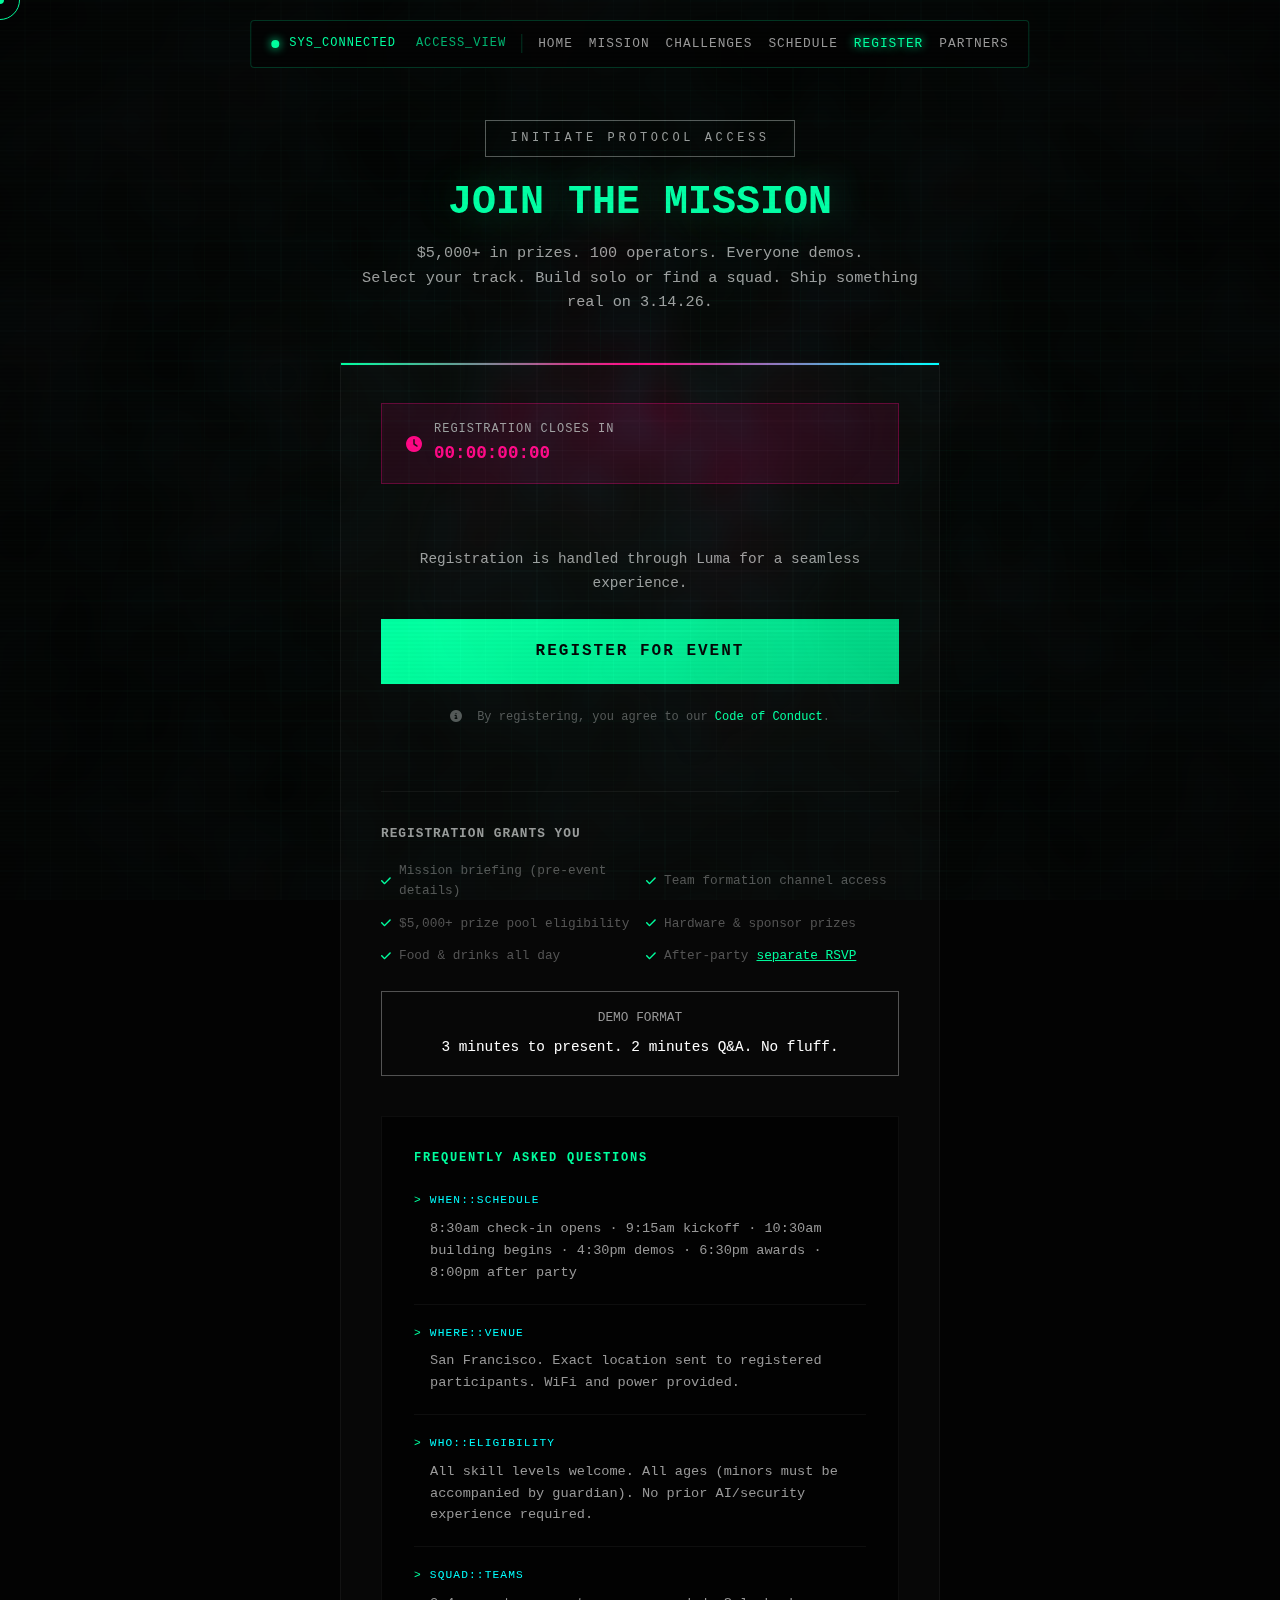
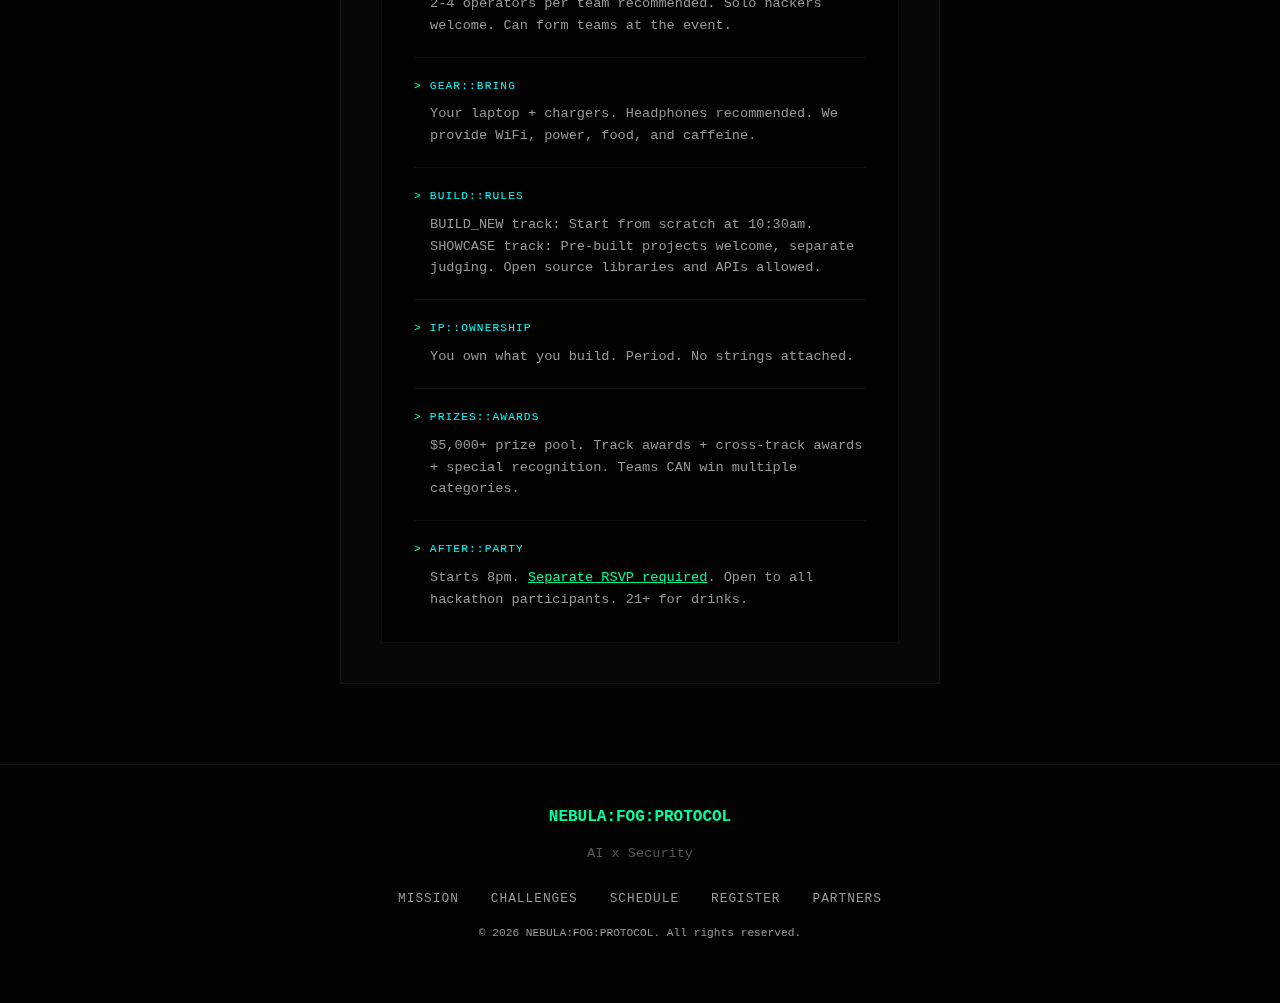
<file: register.html>
<!DOCTYPE html>
<html lang="en">

<head>
    <meta charset="UTF-8">
    <meta name="viewport" content="width=device-width, initial-scale=1.0, viewport-fit=cover">
    <title>Register | NEBULA:FOG 2026</title>
    <meta name="description" content="Register for NEBULA:FOG 2026 - SF's AI x Security hackathon. $5K+ prizes, 100 builders, everyone demos. March 14, 2026. Limited spots.">

    <!-- Content Security Policy -->
    <meta http-equiv="Content-Security-Policy" content="default-src 'self'; script-src 'self' 'unsafe-inline' https://cdnjs.cloudflare.com https://embed.lu.ma https://us-assets.i.posthog.com https://static.cloudflareinsights.com; style-src 'self' 'unsafe-inline' https://fonts.googleapis.com https://cdn.jsdelivr.net https://embed.lu.ma; font-src https://fonts.gstatic.com https://cdn.jsdelivr.net; img-src 'self' data: https://images.lumacdn.com https://embed.lu.ma; frame-src https://lu.ma https://luma.com; connect-src 'self' https://us.i.posthog.com https://cloudflareinsights.com;">

    <!-- Open Graph -->
    <meta property="og:type" content="website">
    <meta property="og:title" content="Register Now | NEBULA:FOG 2026 AI x Security Hackathon">
    <meta property="og:description" content="Secure your spot at SF's AI x Security hackathon. $5K+ prizes, 100 builders max, everyone demos. March 14, 2026. Limited spots remaining.">
    <meta property="og:image" content="https://nebulafog.ai/images/og-image.png">
    <meta property="og:image:width" content="1200">
    <meta property="og:image:height" content="630">
    <meta property="og:url" content="https://nebulafog.ai/register.html">

    <!-- Twitter -->
    <meta name="twitter:card" content="summary_large_image">
    <meta name="twitter:title" content="Register Now | NEBULA:FOG 2026 AI x Security Hackathon">
    <meta name="twitter:description" content="Secure your spot at SF's AI x Security hackathon. $5K+ prizes, 100 builders max, everyone demos. March 14, 2026. Limited spots remaining.">
    <meta name="twitter:image" content="https://nebulafog.ai/images/og-image.png">

    <!-- Canonical -->
    <link rel="canonical" href="https://nebulafog.ai/register.html">

    <!-- Structured Data - BreadcrumbList -->
    <script type="application/ld+json">
    {
        "@context": "https://schema.org",
        "@type": "BreadcrumbList",
        "itemListElement": [
            { "@type": "ListItem", "position": 1, "name": "NEBULA:FOG 2026", "item": "https://nebulafog.ai/" },
            { "@type": "ListItem", "position": 2, "name": "Register" }
        ]
    }
    </script>

    <!-- Structured Data - FAQ Schema -->
    <script type="application/ld+json">
    {
        "@context": "https://schema.org",
        "@type": "FAQPage",
        "mainEntity": [
            {
                "@type": "Question",
                "name": "When is NEBULA:FOG 2026?",
                "acceptedAnswer": {
                    "@type": "Answer",
                    "text": "March 14, 2026. Check-in opens at 8:30am, kickoff at 9:15am, building begins at 10:30am, demos at 4:30pm, awards at 6:30pm, after party at 8pm."
                }
            },
            {
                "@type": "Question",
                "name": "Where is the NEBULA:FOG hackathon?",
                "acceptedAnswer": {
                    "@type": "Answer",
                    "text": "San Francisco, CA. The exact venue location is sent to registered participants. WiFi and power are provided."
                }
            },
            {
                "@type": "Question",
                "name": "Who can participate in the AI security hackathon?",
                "acceptedAnswer": {
                    "@type": "Answer",
                    "text": "All skill levels are welcome. No prior AI or security experience is required. All ages welcome (minors must be accompanied by a guardian)."
                }
            },
            {
                "@type": "Question",
                "name": "How big are hackathon teams?",
                "acceptedAnswer": {
                    "@type": "Answer",
                    "text": "2-4 operators per team is recommended. Solo hackers are welcome and can form teams at the event."
                }
            },
            {
                "@type": "Question",
                "name": "What should I bring to the hackathon?",
                "acceptedAnswer": {
                    "@type": "Answer",
                    "text": "Your laptop and chargers. Headphones recommended. We provide WiFi, power, food, and caffeine."
                }
            },
            {
                "@type": "Question",
                "name": "What are the prizes?",
                "acceptedAnswer": {
                    "@type": "Answer",
                    "text": "$5,000+ prize pool. Track awards plus cross-track awards plus special recognition. Teams can win multiple categories."
                }
            },
            {
                "@type": "Question",
                "name": "How much does NEBULA:FOG cost?",
                "acceptedAnswer": {
                    "@type": "Answer",
                    "text": "Registration is free. Limited to 100 builders."
                }
            }
        ]
    }
    </script>

    <!-- Theme -->
    <meta name="theme-color" content="#00ff9f">

    <!-- Favicon -->
    <link rel="icon" type="image/svg+xml" href="/favicon.svg">

    <!-- Analytics -->
    <script src="/posthog-init.js"></script>

    <!-- Fonts -->
    <link rel="preconnect" href="https://fonts.googleapis.com">
    <link rel="preconnect" href="https://fonts.gstatic.com" crossorigin>
    <link href="https://fonts.googleapis.com/css2?family=JetBrains+Mono:wght@400;500;700&family=Space+Grotesk:wght@400;500;700&display=swap" rel="stylesheet">

    <!-- Icons -->
    <link rel="stylesheet" href="https://cdn.jsdelivr.net/npm/@fortawesome/fontawesome-free@6.5.1/css/all.min.css">

    <!-- Shared Styles -->
    <link rel="stylesheet" href="styles/common.css">

    <!-- GSAP -->
    <script defer src="https://cdnjs.cloudflare.com/ajax/libs/gsap/3.12.5/gsap.min.js"></script>

    <style>
        /* ========================================
           PAGE-SPECIFIC OVERRIDES
           ======================================== */
        body {
            min-height: 100vh;
            display: flex;
            flex-direction: column;
        }

        .main {
            flex: 1;
            display: flex;
            align-items: center;
            justify-content: center;
        }

        .register-container {
            width: 100%;
            max-width: 600px;
            margin: 0 auto;
        }

        .page-header {
            margin-bottom: 3rem;
            transform: translateY(30px);
        }

        .page-title {
            font-size: clamp(1.75rem, 5vw, 2.5rem);
            margin-bottom: 1rem;
        }

        .page-subtitle {
            font-size: 0.95rem;
            color: var(--color-text-muted);
            line-height: 1.6;
        }

        /* ========================================
           FORM STYLES
           ======================================== */
        .register-form {
            position: relative;
            background: rgba(10, 10, 10, 0.8);
            border: 1px solid rgba(255, 255, 255, 0.05);
            padding: 2.5rem;
            opacity: 0;
            transform: translateY(20px);
        }

        .register-form::before {
            content: '';
            position: absolute;
            top: 0;
            left: 0;
            right: 0;
            height: 2px;
            background: linear-gradient(90deg, var(--color-primary), var(--color-secondary), var(--color-accent));
        }

        .form-row {
            display: grid;
            grid-template-columns: 1fr 1fr;
            gap: 1.5rem;
        }

        .form-group {
            margin-bottom: 1.5rem;
        }

        .form-label {
            display: block;
            color: var(--color-text-muted);
            font-size: 0.75rem;
            font-weight: 500;
            text-transform: uppercase;
            letter-spacing: 1px;
            margin-bottom: 0.5rem;
        }

        .form-label .required {
            color: var(--color-secondary);
        }

        .form-input,
        .form-select,
        .form-textarea {
            width: 100%;
            padding: 0.875rem 1rem;
            background: rgba(3, 3, 3, 0.8);
            border: 1px solid rgba(255, 255, 255, 0.1);
            border-radius: 2px;
            color: var(--color-text);
            font-family: var(--font-mono);
            font-size: 1rem; /* 16px minimum for iOS to prevent auto-zoom */
            transition: all 0.3s ease;
        }

        .form-input::placeholder,
        .form-textarea::placeholder {
            color: var(--color-text-dim);
        }

        .form-input:focus,
        .form-select:focus,
        .form-textarea:focus {
            outline: none;
            border-color: var(--color-primary);
            box-shadow: 0 0 0 2px rgba(0, 255, 159, 0.1);
        }

        .form-input.error,
        .form-select.error,
        .form-textarea.error {
            border-color: var(--color-error);
        }

        .form-select {
            cursor: pointer;
            appearance: none;
            background-image: url("data:image/svg+xml,%3Csvg xmlns='http://www.w3.org/2000/svg' width='12' height='12' viewBox='0 0 12 12'%3E%3Cpath fill='%23666' d='M6 8L1 3h10z'/%3E%3C/svg%3E");
            background-repeat: no-repeat;
            background-position: right 1rem center;
        }

        .form-textarea {
            resize: vertical;
            min-height: 100px;
        }

        .form-error {
            color: var(--color-error);
            font-size: 0.75rem;
            margin-top: 0.5rem;
            display: none;
        }

        .form-error.show {
            display: block;
        }

        /* Checkbox */
        .form-checkbox-group {
            display: flex;
            align-items: flex-start;
            gap: 0.75rem;
            margin-bottom: 1rem;
        }

        .form-checkbox {
            width: 18px;
            height: 18px;
            margin-top: 2px;
            accent-color: var(--color-primary);
            cursor: pointer;
        }

        .form-checkbox-label {
            color: var(--color-text-muted);
            font-size: 0.85rem;
            line-height: 1.5;
        }

        .form-checkbox-label a {
            color: var(--color-primary);
            text-decoration: underline;
        }

        /* Urgency Bar */
        .urgency-bar {
            display: flex;
            justify-content: space-between;
            align-items: center;
            padding: 1rem 1.5rem;
            background: rgba(255, 0, 128, 0.1);
            border: 1px solid rgba(255, 0, 128, 0.3);
            margin-bottom: 2rem;
            gap: 1rem;
        }

        .urgency-countdown {
            display: flex;
            align-items: center;
            gap: 0.75rem;
        }

        .urgency-countdown i {
            color: var(--color-secondary);
        }

        .urgency-countdown-label {
            color: var(--color-text-muted);
            font-size: 0.75rem;
            text-transform: uppercase;
            letter-spacing: 1px;
        }

        .urgency-countdown-timer {
            color: var(--color-secondary);
            font-family: var(--font-mono);
            font-weight: 700;
            font-size: 1.1rem;
        }

        .urgency-spots {
            display: flex;
            align-items: center;
            gap: 0.5rem;
            color: var(--color-text);
            font-size: 0.85rem;
        }

        .urgency-spots-count {
            color: var(--color-primary);
            font-weight: 700;
        }

        /* Social Proof */
        .social-proof {
            display: flex;
            align-items: center;
            justify-content: center;
            gap: 0.75rem;
            margin-bottom: 1rem;
            padding: 0.75rem;
            background: rgba(0, 255, 159, 0.05);
            border: 1px solid rgba(0, 255, 159, 0.1);
        }

        .social-proof-avatars {
            display: flex;
        }

        .social-proof-avatar {
            width: 28px;
            height: 28px;
            border-radius: 50%;
            background: var(--color-bg-elevated);
            border: 2px solid var(--color-primary);
            display: flex;
            align-items: center;
            justify-content: center;
            font-size: 0.65rem;
            color: var(--color-primary);
            font-weight: 700;
            margin-left: -8px;
        }

        .social-proof-avatar:first-child {
            margin-left: 0;
        }

        .social-proof-text {
            color: var(--color-text-muted);
            font-size: 0.85rem;
        }

        .social-proof-text strong {
            color: var(--color-primary);
        }

        /* Form validation states */
        .form-input.valid,
        .form-select.valid {
            border-color: var(--color-primary);
        }

        .form-group {
            position: relative;
        }

        .form-validation-icon {
            position: absolute;
            right: 1rem;
            top: 2.5rem;
            font-size: 0.9rem;
            opacity: 0;
            transition: opacity 0.3s ease;
        }

        .form-validation-icon.show {
            opacity: 1;
        }

        .form-validation-icon.valid {
            color: var(--color-primary);
        }

        .form-validation-icon.invalid {
            color: var(--color-error);
        }

        /* Submit Button */
        .form-submit {
            width: 100%;
            padding: 1.25rem 2rem;
            background: linear-gradient(135deg, var(--color-primary) 0%, #00cc7f 100%);
            border: none;
            color: var(--color-bg);
            font-family: var(--font-mono);
            font-size: 1rem;
            font-weight: 700;
            text-transform: uppercase;
            letter-spacing: 2px;
            cursor: pointer;
            transition: all 0.3s ease;
            position: relative;
            overflow: hidden;
            display: flex;
            align-items: center;
            justify-content: center;
            gap: 0.75rem;
        }

        .form-submit::before {
            content: '';
            position: absolute;
            top: 0;
            left: -100%;
            width: 100%;
            height: 100%;
            background: linear-gradient(90deg, transparent, rgba(0, 255, 159, 0.2), transparent);
            transition: left 0.5s ease;
        }

        .form-submit:hover {
            transform: translateY(-2px);
            box-shadow: 0 8px 30px rgba(0, 255, 159, 0.4);
        }

        .form-submit:hover::before {
            left: 100%;
        }

        .form-submit:disabled {
            opacity: 0.5;
            cursor: not-allowed;
        }

        /* Luma CTA */
        .luma-cta {
            text-align: center;
            padding: 2rem 0;
        }

        .luma-cta-text {
            color: var(--color-text-muted);
            font-size: 0.9rem;
            margin-bottom: 1.5rem;
        }

        .luma-register-btn {
            display: inline-flex;
            align-items: center;
            justify-content: center;
            gap: 0.75rem;
            width: 100%;
            padding: 1.25rem 2rem;
            background: linear-gradient(135deg, var(--color-primary) 0%, #00cc7f 100%);
            border: none;
            color: var(--color-bg);
            font-family: var(--font-mono);
            font-size: 1rem;
            font-weight: 700;
            text-transform: uppercase;
            letter-spacing: 2px;
            text-decoration: none;
            cursor: pointer;
            transition: all 0.3s ease;
            position: relative;
            overflow: hidden;
        }

        .luma-register-btn::before {
            content: '';
            position: absolute;
            top: 0;
            left: -100%;
            width: 100%;
            height: 100%;
            background: linear-gradient(90deg, transparent, rgba(0, 255, 159, 0.2), transparent);
            transition: left 0.5s ease;
        }

        .luma-register-btn:hover {
            transform: translateY(-2px);
            box-shadow: 0 8px 30px rgba(0, 255, 159, 0.4);
        }

        .luma-register-btn:hover::before {
            left: 100%;
        }

        .luma-cta .social-proof {
            margin-top: 1.5rem;
        }

        .luma-cta-note {
            margin-top: 1.5rem;
            font-size: 0.75rem;
            color: var(--color-text-dim);
        }

        .luma-cta-note i {
            margin-right: 0.5rem;
        }

        .luma-cta-note a {
            color: var(--color-primary);
        }

        .form-success.show {
            display: block;
        }

        .success-icon {
            font-size: 4rem;
            color: var(--color-primary);
            margin-bottom: 1.5rem;
        }

        .success-title {
            font-size: 1.5rem;
            color: var(--color-primary);
            margin-bottom: 1rem;
        }

        .success-text {
            color: var(--color-text-muted);
        }

        /* ========================================
           BENEFITS
           ======================================== */
        .benefits {
            margin-top: 2rem;
            padding-top: 2rem;
            border-top: 1px solid rgba(255, 255, 255, 0.05);
        }

        .benefits-title {
            font-size: 0.8rem;
            color: var(--color-text-muted);
            text-transform: uppercase;
            letter-spacing: 1px;
            margin-bottom: 1rem;
        }

        .benefits-grid {
            display: grid;
            grid-template-columns: 1fr 1fr;
            gap: 0.75rem;
        }

        .benefit-item {
            display: flex;
            align-items: center;
            gap: 0.5rem;
            color: var(--color-text-dim);
            font-size: 0.8rem;
        }

        .benefit-item i {
            color: var(--color-primary);
            font-size: 0.7rem;
        }

        /* ========================================
           FAQ SECTION
           ======================================== */
        .faq-section {
            margin-top: 2.5rem;
            padding: 2rem;
            background: rgba(3, 3, 3, 0.9);
            border: 1px solid rgba(255, 255, 255, 0.05);
        }

        .faq-title {
            font-size: 0.75rem;
            color: var(--color-primary);
            letter-spacing: 0.15em;
            margin-bottom: 1.5rem;
            text-transform: uppercase;
        }

        .faq-grid {
            display: grid;
            gap: 1.25rem;
        }

        .faq-item {
            padding-bottom: 1.25rem;
            border-bottom: 1px solid rgba(255, 255, 255, 0.05);
        }

        .faq-item:last-child {
            border-bottom: none;
            padding-bottom: 0;
        }

        .faq-label {
            display: flex;
            align-items: center;
            gap: 0.5rem;
            font-size: 0.7rem;
            color: var(--color-accent);
            letter-spacing: 0.1em;
            margin-bottom: 0.5rem;
            font-family: var(--font-mono);
        }

        .faq-label::before {
            content: '>';
            color: var(--color-primary);
        }

        .faq-answer {
            color: var(--color-text-muted);
            font-size: 0.85rem;
            line-height: 1.6;
            padding-left: 1rem;
        }

        .faq-answer a {
            color: var(--color-primary);
            text-decoration: underline;
        }

        @media (max-width: 768px) {
            .faq-section {
                padding: 1.5rem;
            }
        }

        /* ========================================
           FOOTER - PAGE SPECIFIC
           ======================================== */
        .footer {
            padding-top: 40px;
            padding-inline: 5vw;
        }

        .footer-logo {
            font-size: 1rem;
            margin-bottom: 0.75rem;
        }

        .footer-links {
            margin-bottom: 1rem;
        }

        .footer-copyright {
            font-size: 0.7rem;
        }

        /* ========================================
           RESPONSIVE - PAGE SPECIFIC
           ======================================== */
        @media (max-width: 768px) {
            .form-row {
                grid-template-columns: 1fr;
            }

            .register-form {
                padding: 1.5rem;
            }

            .benefits-grid {
                grid-template-columns: 1fr;
            }

            .urgency-bar {
                flex-direction: column;
                text-align: center;
                gap: 1rem;
            }

            .urgency-countdown {
                justify-content: center;
            }

            .social-proof {
                flex-direction: column;
                gap: 0.5rem;
            }

            /* Hide footer on mobile - mobile-nav provides navigation */
            .footer {
                display: none;
            }
        }
    </style>
</head>

<body>
    <!-- Cursor -->
    <div class="cursor cursor-dot"></div>
    <div class="cursor cursor-ring"></div>

    <!-- Visual Effects -->
    <div class="scanlines"></div>
    <div class="grid-bg"></div>
    <canvas class="particles-canvas" id="particles" aria-hidden="true"></canvas>

    <!-- Navigation -->
    <nav class="hud-nav" role="navigation" aria-label="System Interface">
        <div class="hud-status">
            <div class="status-dot"></div>
            <span>SYS_CONNECTED</span>
            <span style="margin-left: 10px; opacity: 0.7;">ACCESS_VIEW</span>
        </div>
        <ul class="hud-links">
            <li><a href="index.html" class="hud-link">HOME</a></li>
            <li><a href="about.html" class="hud-link">MISSION</a></li>
            <li><a href="challenges.html" class="hud-link">CHALLENGES</a></li>
            <li><a href="schedule.html" class="hud-link">SCHEDULE</a></li>
            <li><a href="register.html" class="hud-link active">REGISTER</a></li>
            <li><a href="partners.html" class="hud-link">PARTNERS</a></li>
        </ul>
    </nav>

    <main class="main">
        <div class="register-container">
            <!-- Header -->
            <header class="page-header">
                <span class="page-tag">INITIATE PROTOCOL ACCESS</span>
                <h1 class="page-title">JOIN THE MISSION</h1>
                <p class="page-subtitle">
                    $5,000+ in prizes. 100 operators. Everyone demos.<br>
                    Select your track. Build solo or find a squad. Ship something real on 3.14.26.
                </p>
            </header>

            <!-- Form -->
            <div class="register-form" id="register-form-container">
                <!-- Urgency Bar -->
                <div class="urgency-bar">
                    <div class="urgency-countdown">
                        <i class="fas fa-clock"></i>
                        <div>
                            <div class="urgency-countdown-label">Registration closes in</div>
                            <div class="urgency-countdown-timer" id="urgency-timer">47:00:00:00</div>
                        </div>
                    </div>
                </div>

                <!-- Luma Registration CTA -->
                <div class="luma-cta">
                    <p class="luma-cta-text">Registration is handled through Luma for a seamless experience.</p>

                    <a href="https://luma.com/event/evt-j5HVzusSja2iXFo" class="luma-checkout--button luma-register-btn" data-luma-action="checkout" data-luma-event-id="evt-j5HVzusSja2iXFo">
                        <span>Register for Event</span>
                    </a>

                    <p class="luma-cta-note">
                        <i class="fas fa-info-circle"></i>
                        By registering, you agree to our <a href="code-of-conduct.html">Code of Conduct</a>.
                    </p>
                </div>

                <!-- Benefits -->
                <div class="benefits">
                    <h3 class="benefits-title">Registration Grants You</h3>
                    <div class="benefits-grid">
                        <div class="benefit-item"><i class="fas fa-check"></i> Mission briefing (pre-event details)</div>
                        <div class="benefit-item"><i class="fas fa-check"></i> Team formation channel access</div>
                        <div class="benefit-item"><i class="fas fa-check"></i> $5,000+ prize pool eligibility</div>
                        <div class="benefit-item"><i class="fas fa-check"></i> Hardware & sponsor prizes</div>
                        <div class="benefit-item"><i class="fas fa-check"></i> Food & drinks all day</div>
                        <div class="benefit-item"><i class="fas fa-check"></i> After-party <a href="https://dub.sh/nf-afterparty" target="_blank" rel="noopener" style="color: var(--color-primary); text-decoration: underline;">separate RSVP</a></div>
                    </div>
                </div>

                <div style="margin-top: 1.5rem; padding: 1rem; border: 1px solid var(--color-text-dim); text-align: center;">
                    <p style="color: var(--color-text-muted); font-size: 0.8rem; margin-bottom: 0.5rem;">DEMO FORMAT</p>
                    <p style="color: var(--color-text); font-size: 0.9rem;">3 minutes to present. 2 minutes Q&A. No fluff.</p>
                </div>

                <!-- FAQ Section -->
                <section class="faq-section" aria-labelledby="faq-heading">
                    <h2 class="faq-title" id="faq-heading">FREQUENTLY ASKED QUESTIONS</h2>
                    <div class="faq-grid">
                        <div class="faq-item">
                            <div class="faq-label">WHEN::SCHEDULE</div>
                            <div class="faq-answer">
                                8:30am check-in opens · 9:15am kickoff · 10:30am building begins · 4:30pm demos · 6:30pm awards · 8:00pm after party
                            </div>
                        </div>
                        <div class="faq-item">
                            <div class="faq-label">WHERE::VENUE</div>
                            <div class="faq-answer">
                                San Francisco. Exact location sent to registered participants. WiFi and power provided.
                            </div>
                        </div>
                        <div class="faq-item">
                            <div class="faq-label">WHO::ELIGIBILITY</div>
                            <div class="faq-answer">
                                All skill levels welcome. All ages (minors must be accompanied by guardian). No prior AI/security experience required.
                            </div>
                        </div>
                        <div class="faq-item">
                            <div class="faq-label">SQUAD::TEAMS</div>
                            <div class="faq-answer">
                                2-4 operators per team recommended. Solo hackers welcome. Can form teams at the event.
                            </div>
                        </div>
                        <div class="faq-item">
                            <div class="faq-label">GEAR::BRING</div>
                            <div class="faq-answer">
                                Your laptop + chargers. Headphones recommended. We provide WiFi, power, food, and caffeine.
                            </div>
                        </div>
                        <div class="faq-item">
                            <div class="faq-label">BUILD::RULES</div>
                            <div class="faq-answer">
                                BUILD_NEW track: Start from scratch at 10:30am. SHOWCASE track: Pre-built projects welcome, separate judging. Open source libraries and APIs allowed.
                            </div>
                        </div>
                        <div class="faq-item">
                            <div class="faq-label">IP::OWNERSHIP</div>
                            <div class="faq-answer">
                                You own what you build. Period. No strings attached.
                            </div>
                        </div>
                        <div class="faq-item">
                            <div class="faq-label">PRIZES::AWARDS</div>
                            <div class="faq-answer">
                                $5,000+ prize pool. Track awards + cross-track awards + special recognition. Teams CAN win multiple categories.
                            </div>
                        </div>
                        <div class="faq-item">
                            <div class="faq-label">AFTER::PARTY</div>
                            <div class="faq-answer">
                                Starts 8pm. <a href="https://dub.sh/nf-afterparty" target="_blank" rel="noopener">Separate RSVP required</a>. Open to all hackathon participants. 21+ for drinks.
                            </div>
                        </div>
                    </div>
                </section>
            </div>
        </div>
    </main>

    <!-- Footer -->
    <footer class="footer" role="contentinfo">
        <div class="footer-logo">NEBULA:FOG:PROTOCOL</div>
        <p class="footer-text">AI x Security</p>
        <nav class="footer-links">
            <a href="about.html">MISSION</a>
            <a href="challenges.html">CHALLENGES</a>
            <a href="schedule.html">SCHEDULE</a>
            <a href="register.html">REGISTER</a>
            <a href="partners.html">PARTNERS</a>
        </nav>
        <p class="footer-copyright">&copy; 2026 NEBULA:FOG:PROTOCOL. All rights reserved.</p>
    </footer>

    <!-- Mobile Navigation -->
    <nav class="mobile-nav" aria-label="Mobile navigation">
        <ul class="mobile-nav-links">
            <li><a href="index.html"><i class="fas fa-home"></i><span>HOME</span></a></li>
            <li><a href="about.html"><i class="fas fa-info-circle"></i><span>MISSION</span></a></li>
            <li><a href="challenges.html"><i class="fas fa-trophy"></i><span>CHALLENGES</span></a></li>
            <li><a href="schedule.html"><i class="fas fa-calendar-alt"></i><span>SCHEDULE</span></a></li>
            <li><a href="register.html" class="active"><i class="fas fa-user-plus"></i><span>REGISTER</span></a></li>
            <li><a href="partners.html"><i class="fas fa-handshake"></i><span>PARTNERS</span></a></li>
        </ul>
    </nav>

    <script>
        // CURSOR SYSTEM
        (function() {
            if (window.matchMedia('(max-width: 768px)').matches) return;
            const cursorDot = document.querySelector('.cursor-dot');
            const cursorRing = document.querySelector('.cursor-ring');
            if (!cursorDot || !cursorRing) return;
            let mouseX = 0, mouseY = 0, dotX = 0, dotY = 0, ringX = 0, ringY = 0;
            document.addEventListener('mousemove', (e) => { mouseX = e.clientX; mouseY = e.clientY; });
            const animate = () => {
                dotX += (mouseX - dotX) * 0.5; dotY += (mouseY - dotY) * 0.5;
                ringX += (mouseX - ringX) * 0.15; ringY += (mouseY - ringY) * 0.15;
                cursorDot.style.left = dotX + 'px'; cursorDot.style.top = dotY + 'px';
                cursorRing.style.left = ringX + 'px'; cursorRing.style.top = ringY + 'px';
                requestAnimationFrame(animate);
            };
            animate();
            document.querySelectorAll('a, button, input, select, textarea, .btn-primary').forEach(el => {
                el.addEventListener('mouseenter', () => cursorRing.classList.add('hover'));
                el.addEventListener('mouseleave', () => cursorRing.classList.remove('hover'));
            });
            document.addEventListener('mousedown', () => cursorRing.classList.add('clicking'));
            document.addEventListener('mouseup', () => cursorRing.classList.remove('clicking'));
        })();

        // PARTICLES SYSTEM
        (function() {
            if (window.matchMedia('(max-width: 768px)').matches) return;
            const canvas = document.getElementById('particles');
            if (!canvas) return;
            let gl = canvas.getContext('webgl') || canvas.getContext('experimental-webgl');
            if (!gl) { initParticles2D(canvas); return; }
            const vsSource = `attribute vec4 aPosition; void main() { gl_Position = aPosition; }`;
            const fsSource = `precision mediump float;
                uniform vec2 uResolution; uniform float uTime; uniform vec2 uMouse; uniform float uScroll;
                vec3 mod289(vec3 x) { return x - floor(x * (1.0 / 289.0)) * 289.0; }
                vec2 mod289(vec2 x) { return x - floor(x * (1.0 / 289.0)) * 289.0; }
                vec3 permute(vec3 x) { return mod289(((x*34.0)+1.0)*x); }
                float snoise(vec2 v) {
                    const vec4 C = vec4(0.211324865405187, 0.366025403784439, -0.577350269189626, 0.024390243902439);
                    vec2 i = floor(v + dot(v, C.yy)); vec2 x0 = v - i + dot(i, C.xx);
                    vec2 i1 = (x0.x > x0.y) ? vec2(1.0, 0.0) : vec2(0.0, 1.0);
                    vec4 x12 = x0.xyxy + C.xxzz; x12.xy -= i1; i = mod289(i);
                    vec3 p = permute(permute(i.y + vec3(0.0, i1.y, 1.0)) + i.x + vec3(0.0, i1.x, 1.0));
                    vec3 m = max(0.5 - vec3(dot(x0,x0), dot(x12.xy,x12.xy), dot(x12.zw,x12.zw)), 0.0);
                    m = m*m; m = m*m;
                    vec3 x = 2.0 * fract(p * C.www) - 1.0; vec3 h = abs(x) - 0.5;
                    vec3 ox = floor(x + 0.5); vec3 a0 = x - ox;
                    m *= 1.79284291400159 - 0.85373472095314 * (a0*a0 + h*h);
                    vec3 g; g.x = a0.x * x0.x + h.x * x0.y; g.yz = a0.yz * x12.xz + h.yz * x12.yw;
                    return 130.0 * dot(m, g);
                }
                void main() {
                    vec2 uv = gl_FragCoord.xy / uResolution; vec2 p = uv * 2.0 - 1.0;
                    p.x *= uResolution.x / uResolution.y;
                    vec2 mouse = uMouse * 2.0 - 1.0; mouse.x *= uResolution.x / uResolution.y;
                    float mouseDist = length(p - mouse); float mouseInfluence = smoothstep(0.8, 0.0, mouseDist) * 0.3;
                    float t = uTime * 0.15; float scrollOffset = uScroll * 2.0;
                    float noise1 = snoise(p * 1.5 + vec2(t, scrollOffset));
                    float noise2 = snoise(p * 3.0 + vec2(-t * 0.5, scrollOffset * 0.5));
                    float noise3 = snoise(p * 5.0 + vec2(t * 0.3, -scrollOffset * 0.3));
                    float n = noise1 * 0.5 + noise2 * 0.3 + noise3 * 0.2; n = n * 0.5 + 0.5;
                    vec3 colorA = vec3(0.0, 1.0, 0.62); vec3 colorB = vec3(1.0, 0.0, 0.5); vec3 colorC = vec3(0.0, 1.0, 1.0);
                    vec3 color = mix(colorA, colorB, n * 0.5 + mouseInfluence); color = mix(color, colorC, noise3 * 0.3);
                    float vignette = clamp(1.0 - length(p) * 0.4, 0.0, 1.0);
                    vec2 grid = fract(uv * vec2(50.0, 30.0)); float gridLine = (step(0.95, grid.x) + step(0.95, grid.y)) * 0.03;
                    float alpha = clamp((n * 0.08 + gridLine + mouseInfluence * 0.2) * vignette, 0.0, 0.15);
                    gl_FragColor = vec4(color, alpha);
                }`;
            const compileShader = (source, type) => {
                const shader = gl.createShader(type); gl.shaderSource(shader, source); gl.compileShader(shader);
                return gl.getShaderParameter(shader, gl.COMPILE_STATUS) ? shader : null;
            };
            const vs = compileShader(vsSource, gl.VERTEX_SHADER);
            const fs = compileShader(fsSource, gl.FRAGMENT_SHADER);
            if (!vs || !fs) { initParticles2D(canvas); return; }
            const program = gl.createProgram(); gl.attachShader(program, vs); gl.attachShader(program, fs); gl.linkProgram(program);
            if (!gl.getProgramParameter(program, gl.LINK_STATUS)) { initParticles2D(canvas); return; }
            gl.useProgram(program);
            const vertices = new Float32Array([-1, -1, 1, -1, -1, 1, 1, 1]);
            const buffer = gl.createBuffer(); gl.bindBuffer(gl.ARRAY_BUFFER, buffer); gl.bufferData(gl.ARRAY_BUFFER, vertices, gl.STATIC_DRAW);
            const aPosition = gl.getAttribLocation(program, 'aPosition'); gl.enableVertexAttribArray(aPosition); gl.vertexAttribPointer(aPosition, 2, gl.FLOAT, false, 0, 0);
            const uResolution = gl.getUniformLocation(program, 'uResolution');
            const uTime = gl.getUniformLocation(program, 'uTime');
            const uMouse = gl.getUniformLocation(program, 'uMouse');
            const uScroll = gl.getUniformLocation(program, 'uScroll');
            let mouseX = 0.5, mouseY = 0.5, scrollProgress = 0;
            document.addEventListener('mousemove', (e) => { mouseX = e.clientX / window.innerWidth; mouseY = 1.0 - e.clientY / window.innerHeight; });
            window.addEventListener('scroll', () => { scrollProgress = window.scrollY / (document.body.scrollHeight - window.innerHeight); }, { passive: true });
            const resize = () => { canvas.width = window.innerWidth; canvas.height = window.innerHeight; gl.viewport(0, 0, canvas.width, canvas.height); };
            resize(); window.addEventListener('resize', resize);
            gl.enable(gl.BLEND); gl.blendFunc(gl.SRC_ALPHA, gl.ONE_MINUS_SRC_ALPHA);
            const startTime = performance.now();
            const animate = () => {
                const time = (performance.now() - startTime) / 1000;
                gl.uniform2f(uResolution, canvas.width, canvas.height); gl.uniform1f(uTime, time);
                gl.uniform2f(uMouse, mouseX, mouseY); gl.uniform1f(uScroll, scrollProgress);
                gl.clearColor(0, 0, 0, 0); gl.clear(gl.COLOR_BUFFER_BIT); gl.drawArrays(gl.TRIANGLE_STRIP, 0, 4);
                requestAnimationFrame(animate);
            };
            animate();
        })();
        function initParticles2D(canvas) {
            const ctx = canvas.getContext('2d'); let particles = []; const maxParticles = 60;
            const resize = () => { canvas.width = window.innerWidth; canvas.height = window.innerHeight; };
            resize(); window.addEventListener('resize', resize);
            class Particle {
                constructor() { this.reset(); }
                reset() { this.x = Math.random() * canvas.width; this.y = Math.random() * canvas.height; this.vx = (Math.random() - 0.5) * 0.5; this.vy = (Math.random() - 0.5) * 0.5; this.size = Math.random() * 2 + 1; this.alpha = Math.random() * 0.5 + 0.1; }
                update() { this.x += this.vx; this.y += this.vy; if (this.x < 0 || this.x > canvas.width || this.y < 0 || this.y > canvas.height) this.reset(); }
                draw() { ctx.beginPath(); ctx.arc(this.x, this.y, this.size, 0, Math.PI * 2); ctx.fillStyle = `rgba(0, 255, 159, ${this.alpha})`; ctx.fill(); }
            }
            for (let i = 0; i < maxParticles; i++) particles.push(new Particle());
            const animate = () => {
                ctx.clearRect(0, 0, canvas.width, canvas.height);
                particles.forEach(p => { p.update(); p.draw(); });
                for (let i = 0; i < particles.length; i++) {
                    for (let j = i + 1; j < particles.length; j++) {
                        const dx = particles[i].x - particles[j].x, dy = particles[i].y - particles[j].y;
                        const dist = Math.sqrt(dx * dx + dy * dy);
                        if (dist < 120) { ctx.beginPath(); ctx.moveTo(particles[i].x, particles[i].y); ctx.lineTo(particles[j].x, particles[j].y); ctx.strokeStyle = `rgba(0, 255, 159, ${0.1 * (1 - dist / 120)})`; ctx.stroke(); }
                    }
                }
                requestAnimationFrame(animate);
            };
            animate();
        }

        // Initialize animations and form handling
        document.addEventListener('DOMContentLoaded', () => {
            // Animate page header
            gsap.to('.page-header', {
                opacity: 1,
                y: 0,
                duration: 0.8,
                ease: 'power3.out',
                delay: 0.2
            });

            // Animate form
            gsap.to('.register-form', {
                opacity: 1,
                y: 0,
                duration: 0.8,
                ease: 'power3.out',
                delay: 0.4
            });

            // Urgency countdown timer
            function initUrgencyTimer() {
                const timerEl = document.getElementById('urgency-timer');
                if (!timerEl) return;

                // Registration closes: March 4, 2026 (10 days before event)
                const eventDate = new Date('2026-03-04T23:59:59-08:00');

                function updateTimer() {
                    const now = new Date();
                    const diff = eventDate - now;

                    if (diff <= 0) {
                        timerEl.textContent = '00:00:00:00';
                        return;
                    }

                    const days = Math.floor(diff / (1000 * 60 * 60 * 24));
                    const hours = Math.floor((diff % (1000 * 60 * 60 * 24)) / (1000 * 60 * 60));
                    const mins = Math.floor((diff % (1000 * 60 * 60)) / (1000 * 60));
                    const secs = Math.floor((diff % (1000 * 60)) / 1000);

                    timerEl.textContent = `${String(days).padStart(2, '0')}:${String(hours).padStart(2, '0')}:${String(mins).padStart(2, '0')}:${String(secs).padStart(2, '0')}`;
                }

                updateTimer();
                setInterval(updateTimer, 1000);
            }

            initUrgencyTimer();
        });
    </script>
    <script id="luma-checkout" src="https://embed.lu.ma/checkout-button.js"></script>
<script defer src="/analytics.js"></script>
<!-- Cloudflare Web Analytics --><script defer src='https://static.cloudflareinsights.com/beacon.min.js' data-cf-beacon='{"token": "3dca859b2622453e93f3f92fc322cb93"}'></script><!-- End Cloudflare Web Analytics -->
</body>

</html>
</file>
<file: styles/common.css>
/* ========================================
   NEBULA:FOG:PROTOCOL 2026
   Shared Styles - Common across all pages
   ======================================== */

/* ========================================
   CSS CUSTOM PROPERTIES
   ======================================== */
:root {
    /* Core Colors - Standardized across all pages */
    --color-bg: #030303;
    --color-bg-elevated: #0a0a0a;
    --color-primary: #00ff9f;
    --color-secondary: #ff0080;
    --color-accent: #0ff;
    --color-warning: #ff3d00;
    --color-text: #ffffff;
    --color-text-muted: #999999;
    --color-text-dim: #555555;
    /* Status Colors */
    --color-error: #ff4444;
    --color-success: #00ff9f;
    /* Track Colors */
    --color-track-red: #ff4444;
    --color-track-blue: #4488ff;
    --color-track-cyan: #0ff;
    --color-track-purple: #aa44ff;
    /* Typography */
    --font-mono: 'JetBrains Mono', 'SF Mono', 'Consolas', monospace;
    --font-display: 'Space Grotesk', system-ui, sans-serif;
    /* Animation */
    --ease-out-expo: cubic-bezier(0.16, 1, 0.3, 1);
    --ease-out-back: cubic-bezier(0.34, 1.56, 0.64, 1);
}

/* ========================================
   RESET & BASE
   ======================================== */
*, *::before, *::after { margin: 0; padding: 0; box-sizing: border-box; }

html { font-size: 16px; scroll-behavior: smooth; }

body {
    font-family: var(--font-mono);
    background: var(--color-bg);
    color: var(--color-text);
    line-height: 1.6;
    overflow-x: hidden;
    cursor: none;
    -webkit-font-smoothing: antialiased;
}

::selection { background: var(--color-primary); color: var(--color-bg); }

a { color: inherit; text-decoration: none; }

/* ========================================
   CUSTOM CURSOR
   ======================================== */
.cursor { position: fixed; pointer-events: none; z-index: 99999; mix-blend-mode: difference; }
.cursor-dot { width: 8px; height: 8px; background: var(--color-primary); border-radius: 50%; transform: translate(-50%, -50%); }
.cursor-ring { width: 40px; height: 40px; border: 1px solid var(--color-primary); border-radius: 50%; transform: translate(-50%, -50%); transition: all 0.15s var(--ease-out-expo); }
.cursor-ring.hover { width: 60px; height: 60px; border-color: var(--color-secondary); }
.cursor-ring.clicking { transform: translate(-50%, -50%) scale(0.8); }

/* ========================================
   PARTICLES CANVAS
   ======================================== */
.particles-canvas { position: fixed; inset: 0; pointer-events: none; z-index: 1; }

/* ========================================
   GRID BACKGROUND & EFFECTS
   ======================================== */
.grid-bg {
    position: fixed;
    inset: 0;
    pointer-events: none;
    z-index: -1;
    background-image:
        linear-gradient(rgba(0, 255, 159, 0.03) 1px, transparent 1px),
        linear-gradient(90deg, rgba(0, 255, 159, 0.03) 1px, transparent 1px);
    background-size: 50px 50px;
    mask-image: radial-gradient(ellipse at center, black 0%, transparent 70%);
}

.scanlines {
    position: fixed;
    inset: 0;
    pointer-events: none;
    z-index: 9999;
    background: repeating-linear-gradient(0deg,
        transparent, transparent 2px,
        rgba(0, 0, 0, 0.1) 2px, rgba(0, 0, 0, 0.1) 4px);
    opacity: 0.15;
}

/* ========================================
   HUD NAVIGATION
   ======================================== */
.hud-nav {
    position: fixed;
    top: 20px;
    left: 50%;
    transform: translateX(-50%);
    z-index: 1000;
    display: flex;
    align-items: center;
    gap: 1rem;
    padding: 10px 20px;
    background: rgba(3, 3, 3, 0.85);
    border: 1px solid rgba(0, 255, 159, 0.2);
    border-radius: 4px;
    backdrop-filter: blur(15px);
}

.hud-status {
    display: flex;
    align-items: center;
    gap: 10px;
    padding-right: 15px;
    border-right: 1px solid rgba(0, 255, 159, 0.2);
    font-size: 0.75rem;
    color: var(--color-primary);
    letter-spacing: 1px;
    text-transform: uppercase;
}

.status-dot {
    width: 8px;
    height: 8px;
    background: var(--color-primary);
    border-radius: 50%;
    box-shadow: 0 0 10px var(--color-primary);
    animation: pulse-dot 2s infinite;
}

@keyframes pulse-dot {
    0%, 100% { opacity: 0.5; }
    50% { opacity: 1; }
}

.hud-links {
    display: flex;
    gap: 1rem;
    list-style: none;
}

.hud-link {
    color: var(--color-text-muted);
    font-size: 0.8rem;
    text-transform: uppercase;
    letter-spacing: 1px;
    transition: all 0.3s ease;
}

.hud-link:hover, .hud-link.active {
    color: var(--color-primary);
    text-shadow: 0 0 10px var(--color-primary);
}

/* ========================================
   FOOTER
   ======================================== */
.footer {
    padding: 60px 5vw;
    border-top: 1px solid rgba(255, 255, 255, 0.05);
    text-align: center;
}

.footer-logo {
    font-family: var(--font-mono);
    font-size: 1.25rem;
    font-weight: 700;
    color: var(--color-primary);
    margin-bottom: 1rem;
}

.footer-text {
    color: var(--color-text-dim);
    font-size: 0.85rem;
    margin-bottom: 1.5rem;
}

.footer-links {
    display: flex;
    justify-content: center;
    gap: 2rem;
    margin-bottom: 1.5rem;
}

.footer-links a {
    color: var(--color-text-muted);
    font-size: 0.8rem;
    text-transform: uppercase;
    letter-spacing: 1px;
    transition: color 0.3s ease;
}

.footer-links a:hover {
    color: var(--color-primary);
}

.footer-copyright {
    color: var(--color-text-muted);
    font-size: 0.75rem;
}

/* ========================================
   MOBILE NAV
   ======================================== */
.mobile-nav {
    display: none;
    position: fixed;
    bottom: 0;
    left: 0;
    right: 0;
    background: rgba(3, 3, 3, 0.95);
    border-top: 1px solid var(--color-text-dim);
    padding: 0.5rem 0;
    padding-bottom: max(0.5rem, env(safe-area-inset-bottom));
    z-index: 1000;
    backdrop-filter: blur(15px);
}

.mobile-nav-links {
    display: flex;
    justify-content: space-around;
    list-style: none;
}

.mobile-nav-links a {
    display: flex;
    flex-direction: column;
    align-items: center;
    gap: 0.25rem;
    padding: 0.75rem 0.5rem;
    color: var(--color-text-muted);
    font-size: 0.6rem;
    text-transform: uppercase;
    letter-spacing: 0.1em;
    min-height: 44px; /* WCAG AAA touch target */
    transition: color 0.3s ease;
}

.mobile-nav-links a i {
    font-size: 1.1rem;
}

.mobile-nav-links a.active,
.mobile-nav-links a:hover {
    color: var(--color-primary);
}

/* ========================================
   COMMON PAGE ELEMENTS
   ======================================== */
.main {
    padding: 120px 5vw 80px;
    min-height: 100vh;
}

.container {
    max-width: 1000px;
    margin: 0 auto;
}

.page-header {
    text-align: center;
    margin-bottom: 4rem;
    opacity: 0;
    transform: translateY(40px);
}

.page-tag {
    display: inline-block;
    padding: 0.5rem 1.5rem;
    border: 1px solid var(--color-text-dim);
    color: var(--color-text-muted);
    font-size: 0.75rem;
    letter-spacing: 0.3em;
    text-transform: uppercase;
    margin-bottom: 1.5rem;
}

.page-title {
    font-family: var(--font-mono);
    font-size: clamp(2rem, 5vw, 3rem);
    font-weight: 700;
    line-height: 1.1;
    color: var(--color-primary);
    text-shadow: 0 0 40px rgba(0, 255, 159, 0.3);
}

/* ========================================
   RESPONSIVE - MOBILE
   ======================================== */
@media (max-width: 768px) {
    body { cursor: auto; }
    .cursor, .cursor-dot, .cursor-ring { display: none !important; }
    .particles-canvas { display: none !important; }

    .hud-nav {
        display: none;
    }

    .mobile-nav {
        display: block;
    }

    .main {
        padding-bottom: calc(100px + env(safe-area-inset-bottom));
    }

    .footer {
        padding-bottom: calc(150px + env(safe-area-inset-bottom));
    }
}

/* ========================================
   STICKY REGISTER CTA
   ======================================== */
.sticky-register {
    position: fixed;
    bottom: 1.25rem;
    right: 1.25rem;
    display: flex;
    align-items: center;
    gap: 0.75rem;
    padding: 0.875rem 1.5rem;
    background: linear-gradient(135deg, var(--color-primary), #00cc7f);
    color: var(--color-bg);
    font-family: var(--font-mono);
    font-size: 0.85rem;
    font-weight: 700;
    letter-spacing: 0.05em;
    text-decoration: none;
    border-radius: 4px;
    box-shadow: 0 4px 20px rgba(0, 255, 159, 0.3);
    z-index: 9999;
    opacity: 0;
    transform: translateY(20px);
    transition: opacity 0.4s ease, transform 0.4s ease, box-shadow 0.2s ease;
    pointer-events: none;
}

.sticky-register.visible {
    opacity: 1;
    transform: translateY(0);
    pointer-events: auto;
}

.sticky-register:hover {
    box-shadow: 0 4px 30px rgba(0, 255, 159, 0.5);
}

.sticky-register .cta-badge {
    background: rgba(0, 0, 0, 0.2);
    padding: 0.2rem 0.5rem;
    border-radius: 3px;
    font-size: 0.7rem;
    font-weight: 500;
}

@media (max-width: 768px) {
    .sticky-register {
        bottom: 5rem;
        right: 1rem;
        left: 1rem;
        justify-content: center;
        font-size: 0.8rem;
    }
}

/* ========================================
   ACCESSIBILITY
   ======================================== */
@media (prefers-reduced-motion: reduce) {
    *, *::before, *::after {
        animation-duration: 0.01ms !important;
        animation-iteration-count: 1 !important;
        transition-duration: 0.01ms !important;
    }
}

/* Focus styles for keyboard navigation */
a:focus-visible,
button:focus-visible,
input:focus-visible,
select:focus-visible,
textarea:focus-visible {
    outline: 2px solid var(--color-primary);
    outline-offset: 2px;
}
</file>
